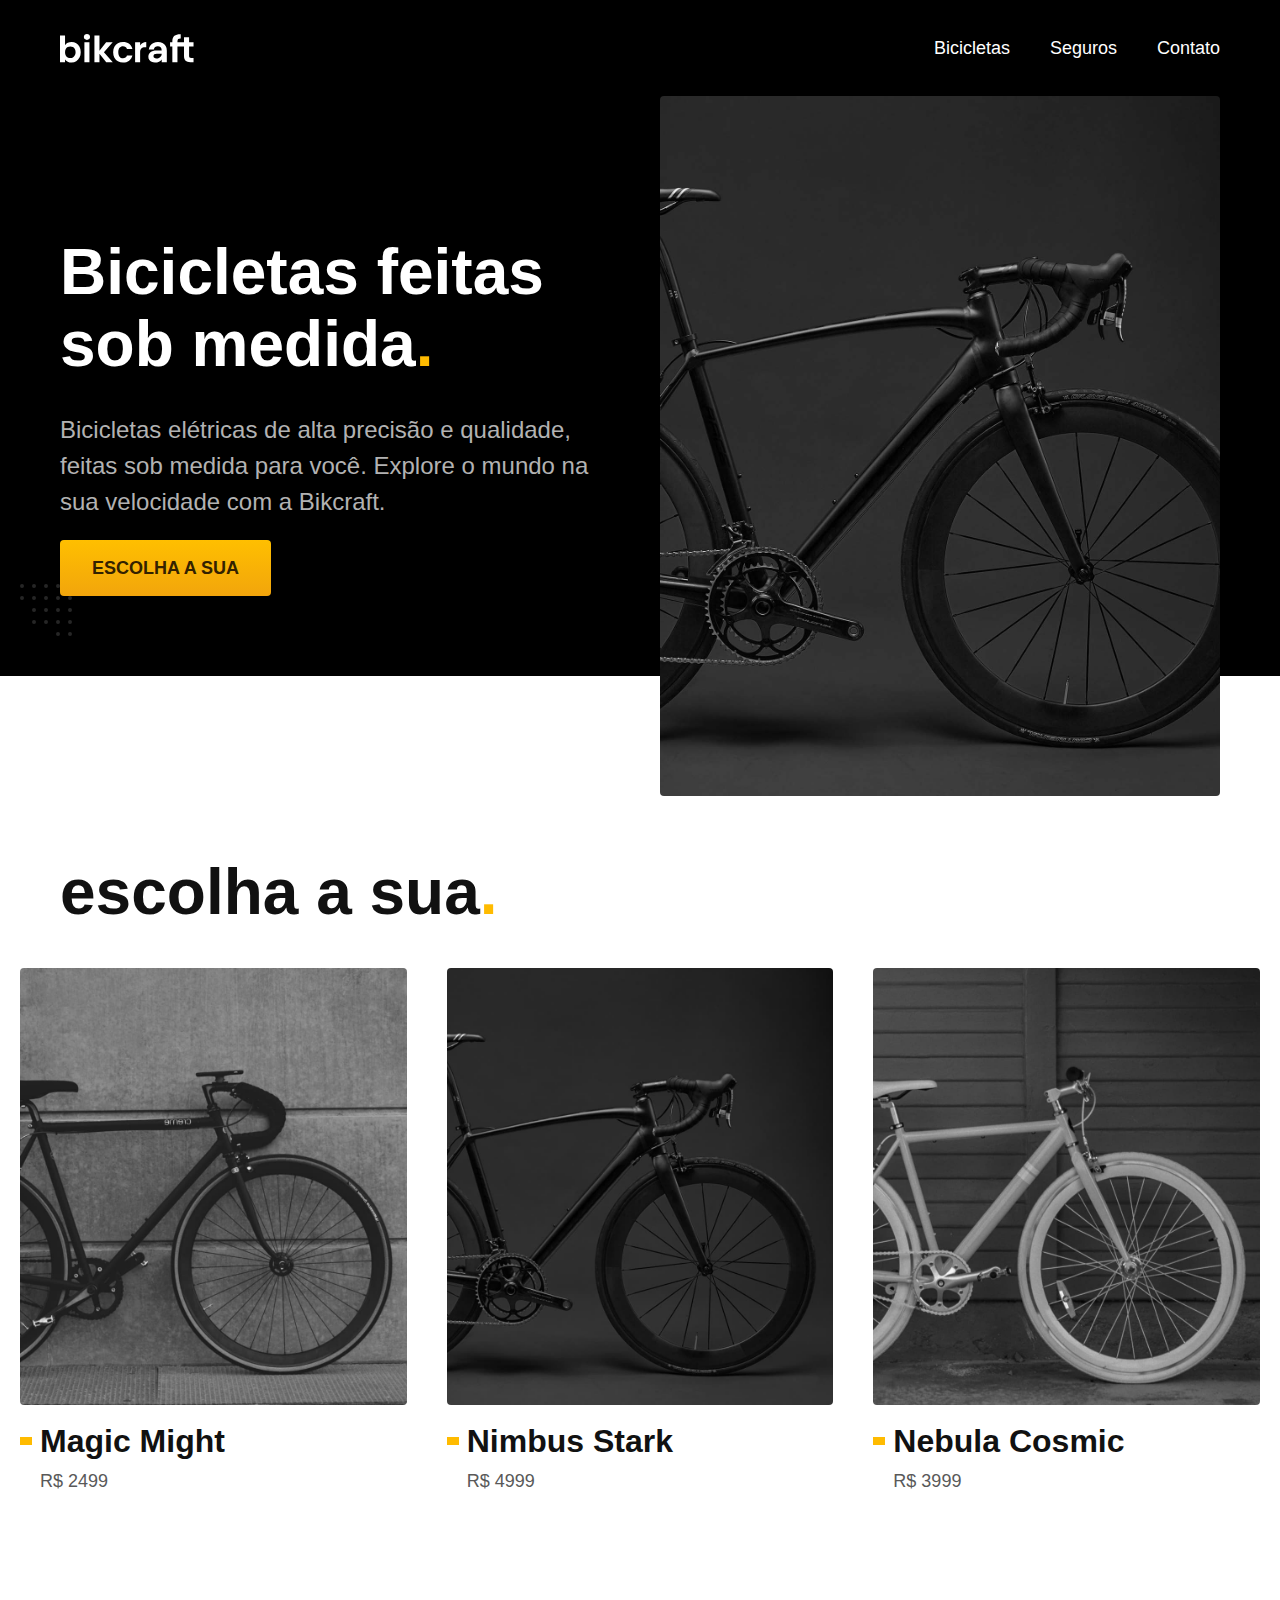
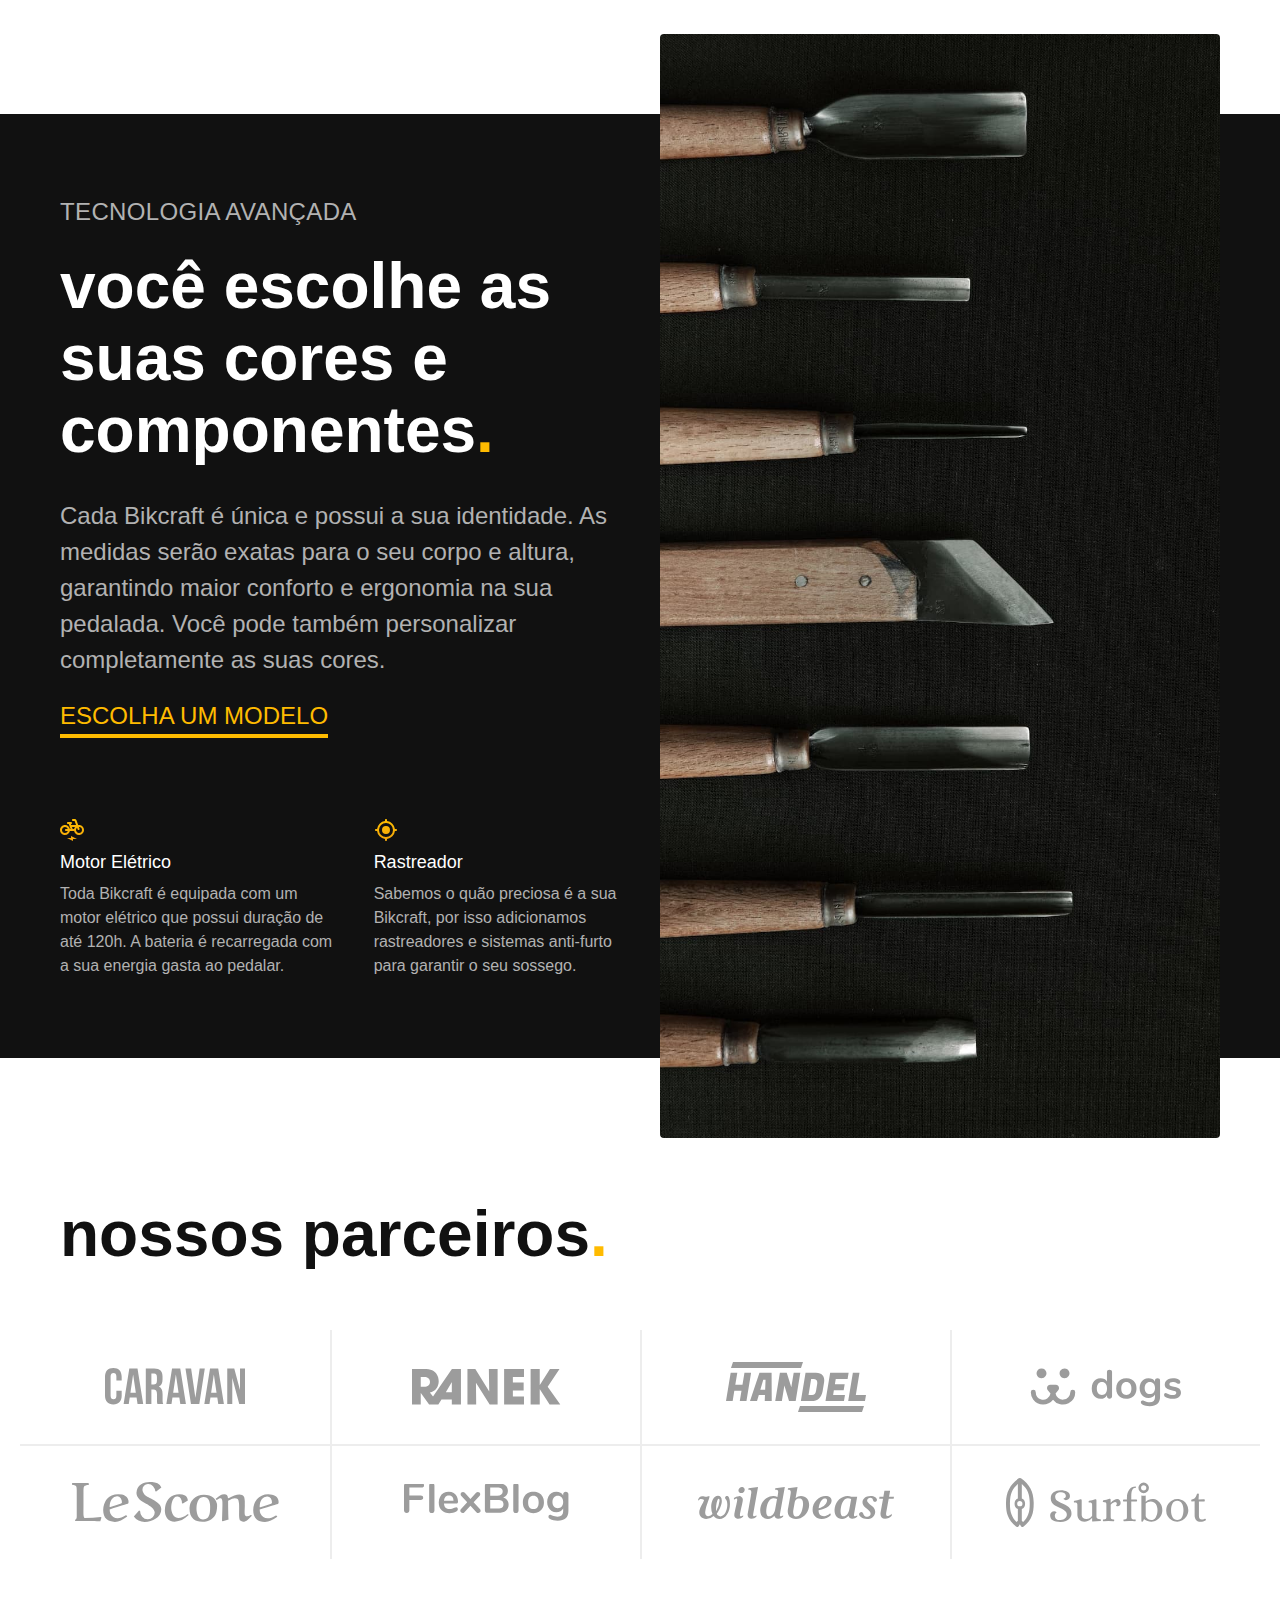
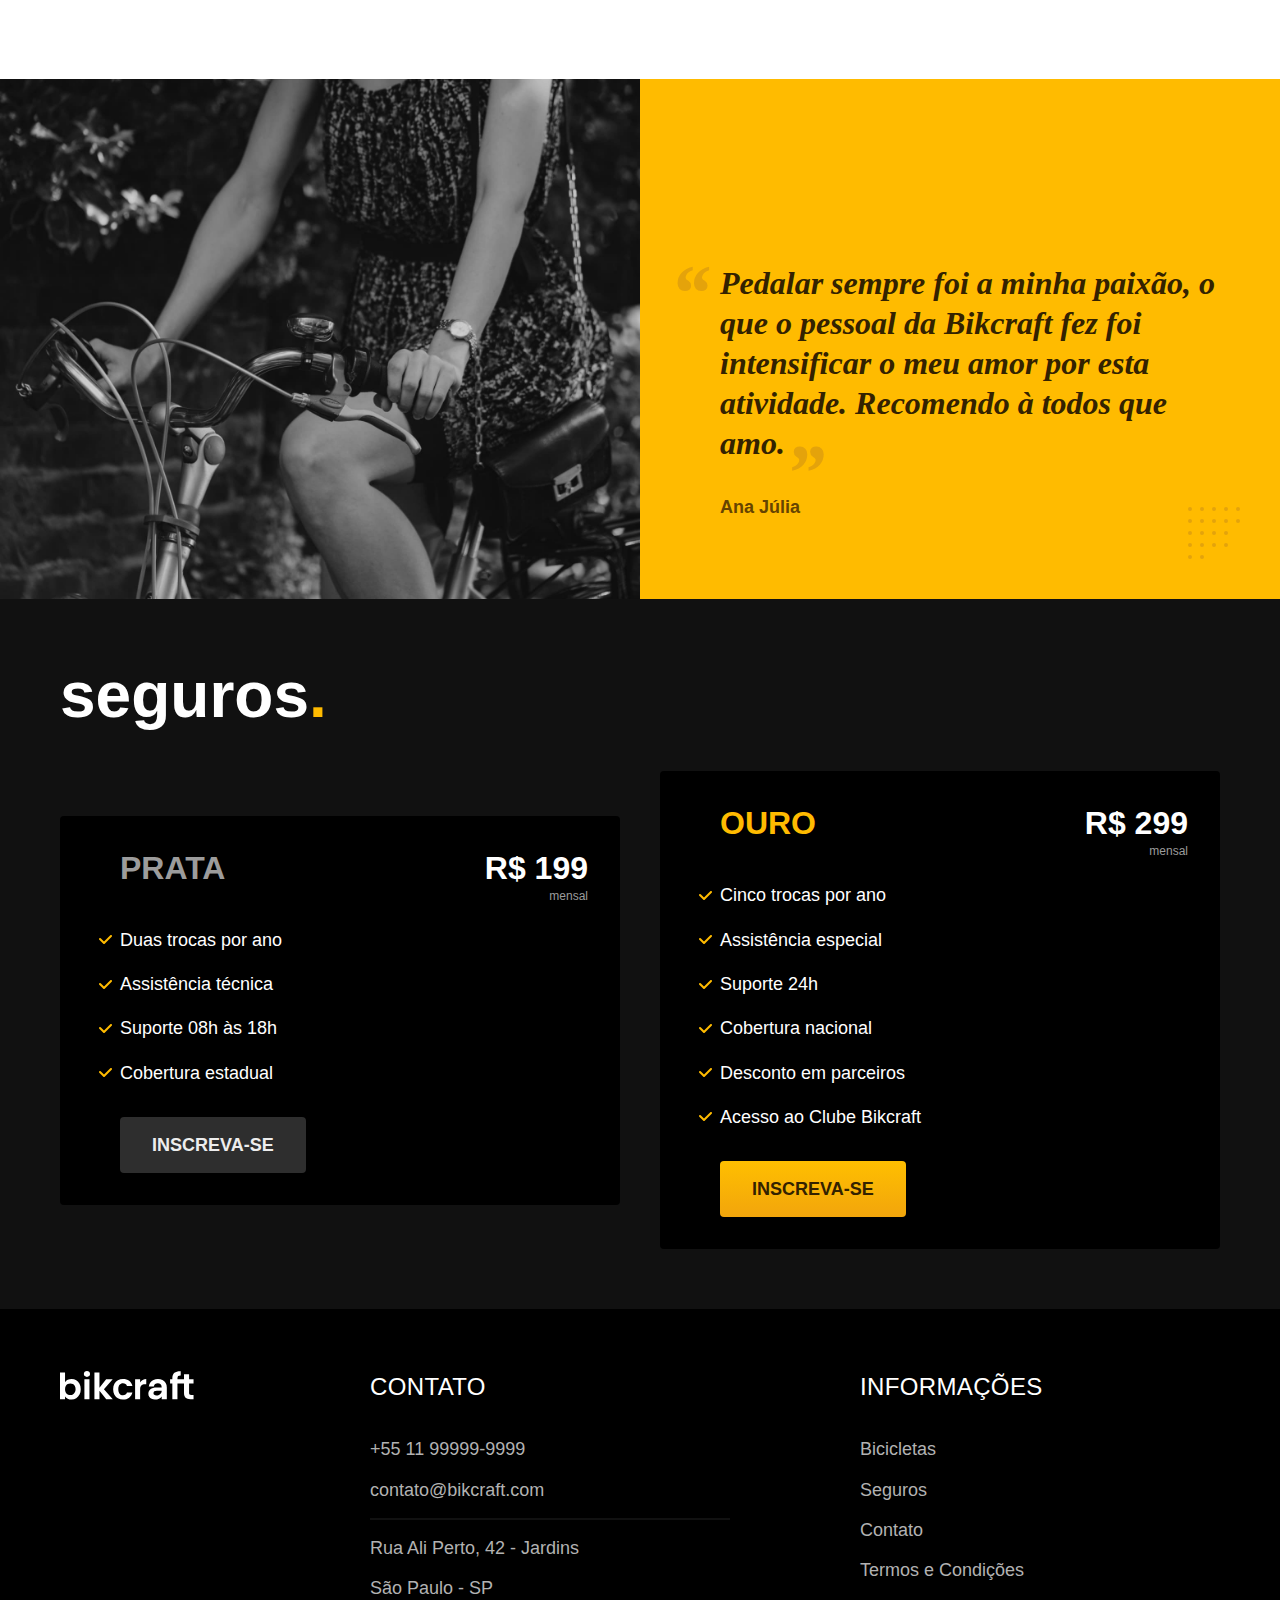
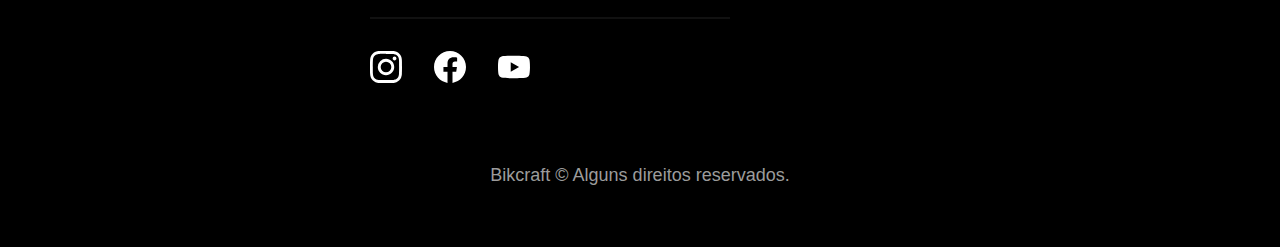
<file: index.html>
<!DOCTYPE html>
<html lang="pt-br">

<head>
  <meta charset="UTF-8">
  <meta name="viewport" content="width=device-width, initial-scale=1.0">

  <title>Bikcraft - Bicicletas Elétricas</title>
  <meta name="description" content="Bicicletas elétricas de alta precisão e qualidade, feitas sob medida para o cliente. Explore o mundo na sua velocidade com a Bikcraft.">

  <link rel="preload" href="./css/style.css" as="style">
  <link rel="stylesheet" href="./css/style.css">
</head>

<body>
  <header class="header-bg">
    <div class="header container">
      <a href="./">
        <img src="./img/bikcraft.svg" width="136" height="32" alt="Bikcraft">
      </a>

      <nav aria-label="primaria">
        <ul class="header-menu font-1-m cor-0">
          <li><a href="./bicicletas.html">Bicicletas</a></li>
          <li><a href="./seguros.html">Seguros</a></li>
          <li><a href="./contato.html">Contato</a></li>
        </ul>
      </nav>
    </div>
  </header>

  <main class="introducao-bg">
    <div class="introducao container">
      <div class="introducao-conteudo">
        <h1 class="font-1-xxl cor-0">Bicicletas feitas sob medida<span class="cor-p1">.</span></h1>
        <p class="font-2-l cor-5">Bicicletas elétricas de alta precisão e qualidade, feitas sob medida para você. Explore o mundo na sua velocidade com a Bikcraft.</p>
        <a class="botao" href="./bicicletas.html">Escolha a sua</a>
      </div>
      <picture>
        <source media="(max-width: 800px)" srcset="./img/bicicletas/nimbus.jpg">
        <img src="./img/fotos/introducao.jpg" width="1280" height="1600" alt="Bicicleta elétrica preta.">
      </picture>
    </div>
  </main>

  <article class="bicicletas-lista">
    <h2 class="container font-1-xxl">escolha a sua<span class="cor-p1">.</span></h2>

    <ul>
      <li>
        <a href="./bicicletas/magic.html">
          <img src="./img/bicicletas/magic-home.jpg" alt="Bicicleta preta" width="920" height="1040">
          <h3 class="font-1-xl">Magic Might</h3>
          <span class="font-2-m cor-8">R$ 2499</span>
        </a>
      </li>
      <li>
        <a href="./bicicletas/nimbus.html">
          <img src="./img/bicicletas/nimbus-home.jpg" alt="Bicicleta preta" width="920" height="1040">
          <h3 class="font-1-xl">Nimbus Stark</h3>
          <span class="font-2-m cor-8">R$ 4999</span>
        </a>
      </li>
      <li>
        <a href="./bicicletas/nebula.html">
          <img src="./img/bicicletas/nebula-home.jpg" alt="Bicicleta preta" width="920" height="1040">
          <h3 class="font-1-xl">Nebula Cosmic</h3>
          <span class="font-2-m cor-8">R$ 3999</span>
        </a>
      </li>
    </ul>
  </article>

  <article class="tecnologia-bg">
    <div class="tecnologia container">
      <div class="tecnologia-conteudo">
        <span class="font-2-l-b cor-5">Tecnologia Avançada</span>
        <h2 class="font-1-xxl cor-0">você escolhe as suas cores e componentes<span class="cor-p1">.</span></h2>
        <p class="font-2-l cor-5">Cada Bikcraft é única e possui a sua identidade. As medidas serão exatas para o seu corpo e altura, garantindo maior conforto e ergonomia na sua pedalada. Você pode também personalizar completamente as suas cores.</p>
        <a class="link" href="./bicicletas.html">Escolha um modelo</a>
        <div class="tecnologia-vantagens">
          <div>
            <img src="./img/icones/eletrica.svg" width="24" height="24" alt="">
            <h3 class="font-1-m cor-0">Motor Elétrico</h3>
            <p class="font-2-s cor-5">Toda Bikcraft é equipada com um motor elétrico que possui duração de até 120h. A bateria é recarregada com a sua energia gasta ao pedalar.</p>
          </div>
          <div>
            <img src="./img/icones/rastreador.svg" width="24" height="24" alt="">
            <h3 class="font-1-m cor-0">Rastreador</h3>
            <p class="font-2-s cor-5">Sabemos o quão preciosa é a sua Bikcraft, por isso adicionamos rastreadores e sistemas anti-furto para garantir o seu sossego.</p>
          </div>
        </div>
      </div>
      <div class="tecnologia-imagem">
        <img src="./img/fotos/tecnologia.jpg" width="1200" height="1920" alt="">
      </div>
    </div>
  </article>

  <section class="parceiros" aria-label="Nossos Parceiros">
    <h2 class="container font-1-xxl">nossos parceiros<span class="cor-p1">.</span></h2>

    <ul>
      <li><img src="./img/parceiros/caravan.svg" alt="Caravan" width="140" height="38"></li>
      <li><img src="./img/parceiros/ranek.svg" alt="Ranek" width="149" height="36"></li>
      <li><img src="./img/parceiros/handel.svg" alt="Handel" width="140" height="50"></li>
      <li><img src="./img/parceiros/dogs.svg" alt="Dogs" width="152" height="39"></li>
      <li><img src="./img/parceiros/lescone.svg" alt="LeScone" width="208" height="41"></li>
      <li><img src="./img/parceiros/flexblog.svg" alt="FlexBlog" width="165" height="38"></li>
      <li><img src="./img/parceiros/wildbeast.svg" alt="Wildbeast" width="196" height="34"></li>
      <li><img src="./img/parceiros/surfbot.svg" alt="Surfbot" width="200" height="49"></li>
    </ul>
  </section>

  <section class="depoimento" aria-label="Depoimento">
    <div>
      <img src="./img/fotos/depoimento.jpg" width="1560" height="1360" alt="Pessoa pedalando uma bicicleta Bikcraft">
    </div>
    <div class="depoimento-conteudo">
      <blockquote class="font-1-xl cor-p5">
        <p>Pedalar sempre foi a minha paixão, o que o pessoal da Bikcraft fez foi intensificar o meu amor por esta atividade. Recomendo à todos que amo.</p>
      </blockquote>
      <span class="font-1-m-b cor-p4">Ana Júlia</span>
    </div>
  </section>

  <article class="seguros-bg">
    <div class="seguros container">
      <h2 class="font-1-xxl cor-0">seguros<span class="cor-p1">.</span></h2>
      <div class="seguros-item">
        <h3 class="font-1-xl cor-6">PRATA</h3>
        <span class="font-1-xl cor-0">R$ 199 <span class="font-1-xs cor-6">mensal</span></span>
        <ul class="font-2-m cor-0">
          <li>Duas trocas por ano</li>
          <li>Assistência técnica</li>
          <li>Suporte 08h às 18h</li>
          <li>Cobertura estadual</li>
        </ul>
        <a class="botao secundario" href="./orcamento.html">Inscreva-se</a>
      </div>

      <div class="seguros-item">
        <h3 class="font-1-xl cor-p1">OURO</h3>
        <span class="font-1-xl cor-0">R$ 299 <span class="font-1-xs cor-6">mensal</span></span>
        <ul class="font-2-m cor-0">
          <li>Cinco trocas por ano</li>
          <li>Assistência especial</li>
          <li>Suporte 24h</li>
          <li>Cobertura nacional</li>
          <li>Desconto em parceiros</li>
          <li>Acesso ao Clube Bikcraft</li>
        </ul>
        <a class="botao" href="./orcamento.html">Inscreva-se</a>
      </div>
    </div>
  </article>

  <footer class="footer-bg">
    <div class="footer container">
      <img src="./img/bikcraft.svg" width="136" height="32" alt="Bikcraft">
      <div class="footer-contato">
        <h3 class="font-2-l-b cor-0">Contato</h3>
        <ul class="font-2-m cor-5">
          <li><a href="tel:+5511999999999">+55 11 99999-9999</a></li>
          <li><a href="mailto:contato@bikcraft.com">contato@bikcraft.com</a></li>
          <li>Rua Ali Perto, 42 - Jardins</li>
          <li>São Paulo - SP</li>
        </ul>
        <div class="footer-redes">
          <a href="./">
            <img src="./img/redes/instagram.svg" width="32" height="32" alt="Instagram">
          </a>
          <a href="./">
            <img src="./img/redes/facebook.svg" width="32" height="32" alt="Facebook">
          </a>
          <a href="./">
            <img src="./img/redes/youtube.svg" width="32" height="32" alt="Youtube">
          </a>
        </div>
      </div>
      <div class="footer-informacoes">
        <h3 class="font-2-l-b cor-0">Informações</h3>
        <nav>
          <ul class="font-1-m cor-5">
            <li><a href="./bicicletas.html">Bicicletas</a></li>
            <li><a href="./seguros.html">Seguros</a></li>
            <li><a href="./contato.html">Contato</a></li>
            <li><a href="./termos.html">Termos e Condições</a></li>
          </ul>
        </nav>
      </div>
      <p class="footer-copy font-2-m cor-6">Bikcraft © Alguns direitos reservados.</p>
    </div>
  </footer>
</body>

</html>
</file>
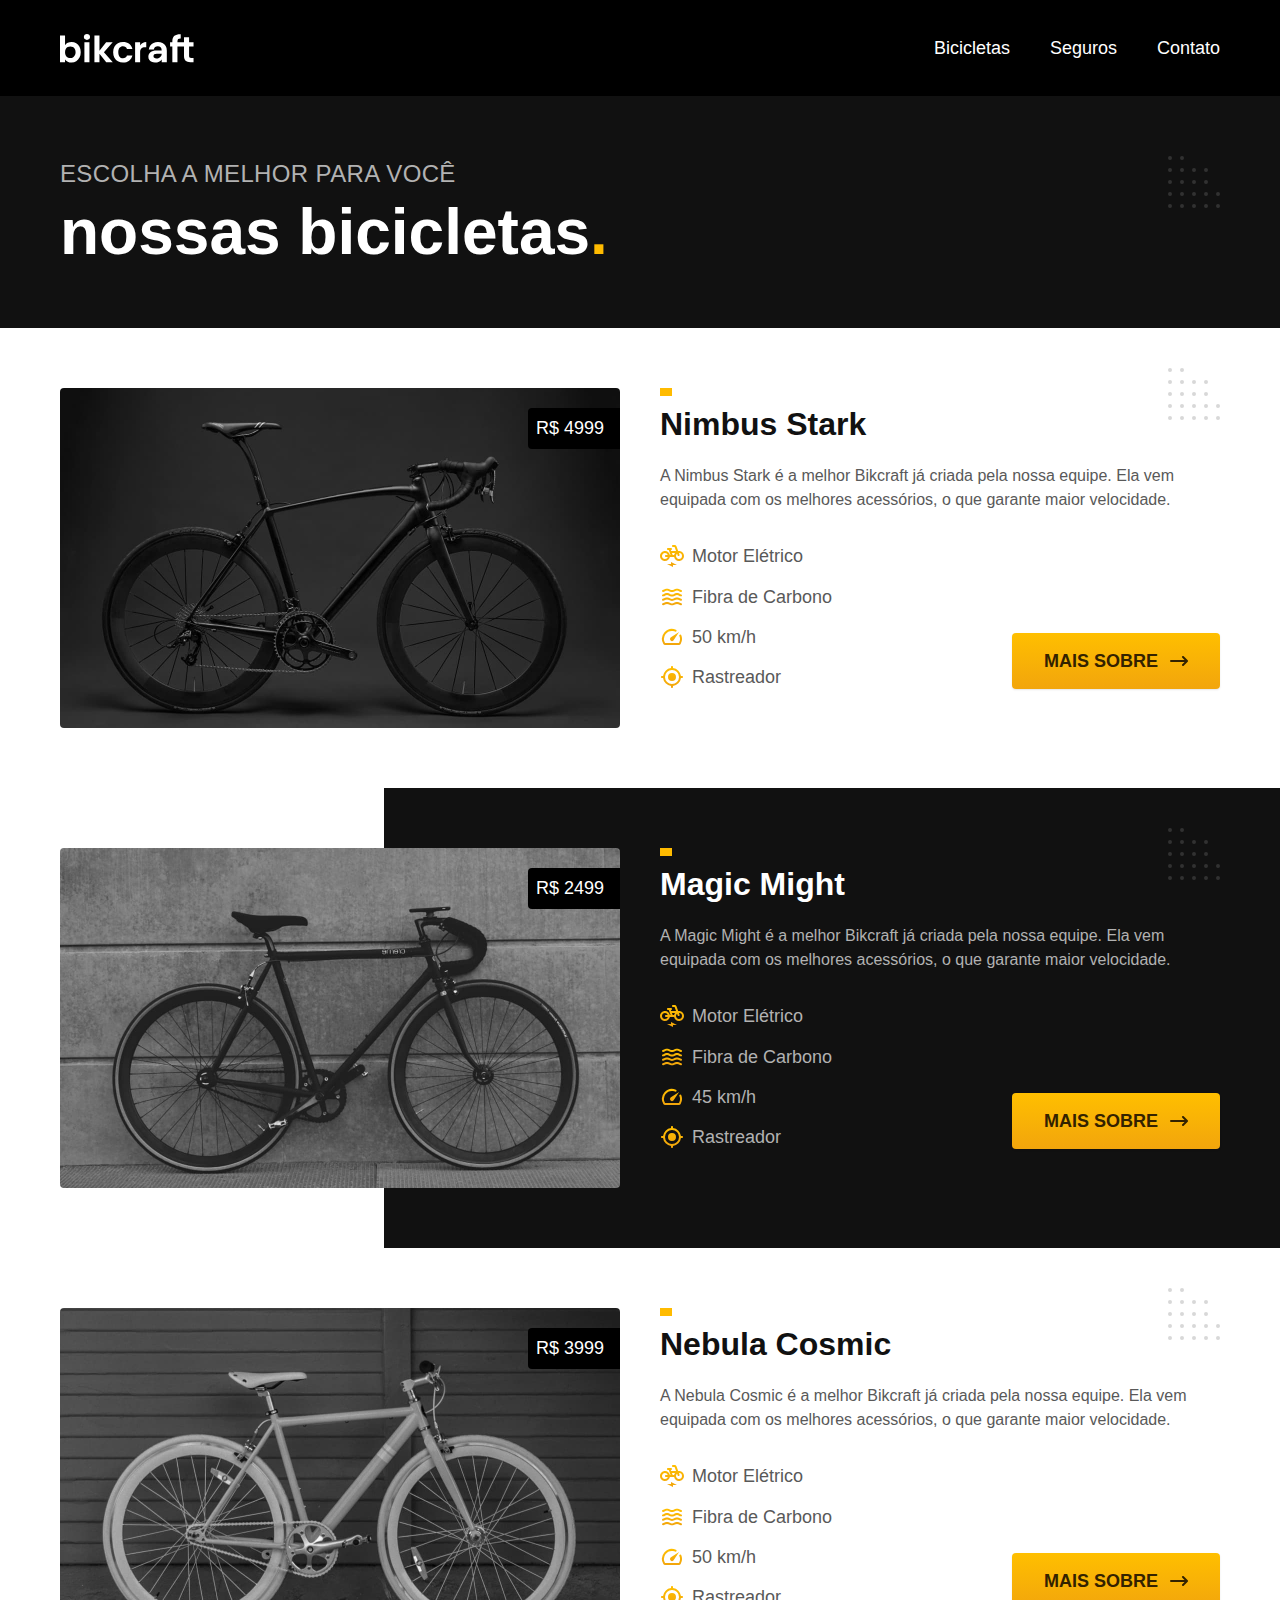
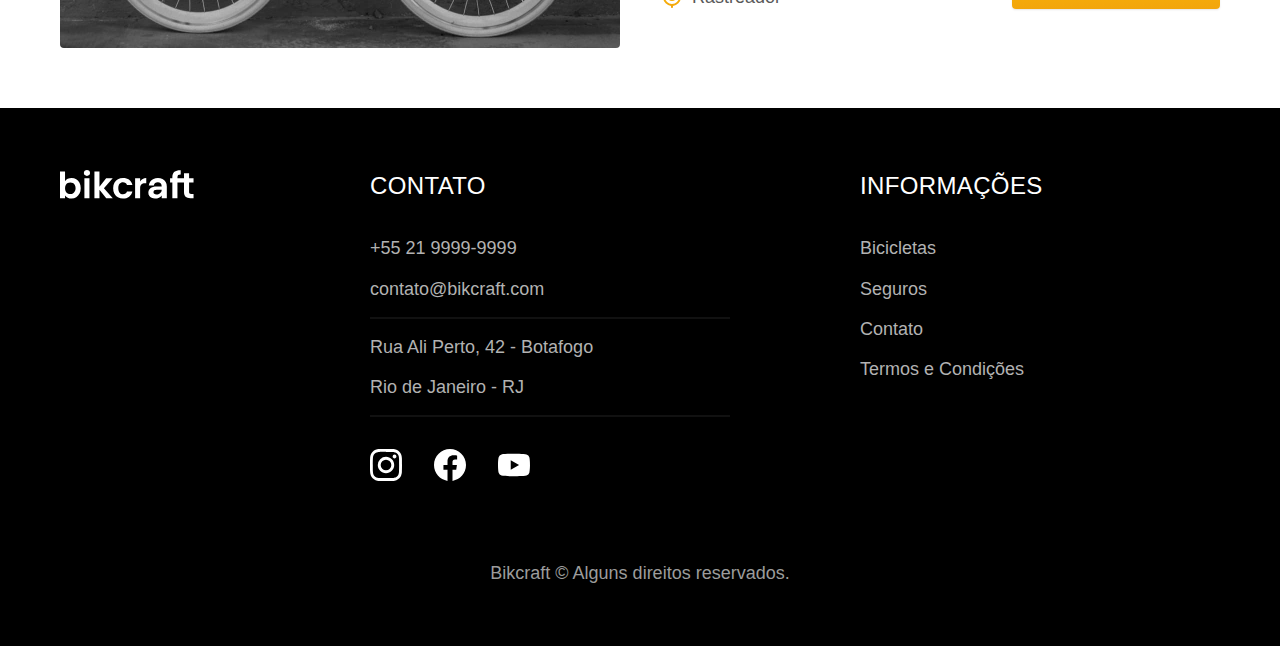
<file: bicicletas.html>
<!DOCTYPE html>
<html lang="pt-br">

<head>
  <meta charset="UTF-8">
  <meta name="viewport" content="width=device-width, initial-scale=1.0">

  <title>Bicicletas | Bikcraft</title>
  <meta name="description" content="Bicicletas">

  <link rel="preload" href="./css/style.css" as="style">
  <link rel="stylesheet" href="./css/style.css">
</head>

<body id="bicicletas">
  <header class="header-bg">
    <div class="header container">
      <a href="./">
        <img src="./img/bikcraft.svg" alt="Bikcraft">
      </a>

      <nav aria-label="primaria">
        <ul class="header-menu font-1-m cor-0">
          <li><a href="./bicicletas.html">Bicicletas</a></li>
          <li><a href="./seguros.html">Seguros</a></li>
          <li><a href="./contato.html">Contato</a></li>
        </ul>
      </nav>
    </div>
  </header>

  <main>
    <div class="titulo-bg">
      <div class="titulo container">
        <p class="font-2-l-b cor-5">Escolha a melhor para você</p>
        <h1 class="font-1-xxl cor-0">nossas bicicletas<span class="cor-p1">.</span></h1>
      </div>
    </div>

    <div class="bicicletas container">
      <div class="bicicletas-imagem">
        <img src="./img/bicicletas/nimbus.jpg" alt="Bicicleta preta">
        <span class="font-2-m cor-0">R$ 4999</span>
      </div>
      <div class="bicicletas-conteudo">
        <h2 class="font-1-xl">Nimbus Stark</h2>
        <p class="font-2-s cor-8">A Nimbus Stark é a melhor Bikcraft já criada pela nossa equipe. Ela vem equipada com os melhores acessórios, o que garante maior velocidade.</p>
        <ul class="font-1-m cor-8">
          <li>
            <img src="./img/icones/eletrica.svg" alt="">
            Motor Elétrico
          </li>
          <li>
            <img src="./img/icones/carbono.svg" alt="">
            Fibra de Carbono
          </li>
          <li>
            <img src="./img/icones/velocidade.svg" alt="">
            50 km/h
          </li>
          <li>
            <img src="./img/icones/rastreador.svg" alt="">
            Rastreador
          </li>
        </ul>
        <a class="botao seta" href="./bicicletas/nimbus.html">Mais Sobre</a>
      </div>
    </div>

    <div class="bicicletas-bg">
      <div class="bicicletas container">
        <div class="bicicletas-imagem">
          <img src="./img/bicicletas/magic.jpg" alt="Bicicleta preta">
          <span class="font-2-m cor-0">R$ 2499</span>
        </div>
        <div class="bicicletas-conteudo">
          <h2 class="font-1-xl cor-0">Magic Might</h2>
          <p class="font-2-s cor-5">A Magic Might é a melhor Bikcraft já criada pela nossa equipe. Ela vem equipada com os melhores acessórios, o que garante maior velocidade.</p>
          <ul class="font-1-m cor-5">
            <li>
              <img src="./img/icones/eletrica.svg" alt="">
              Motor Elétrico
            </li>
            <li>
              <img src="./img/icones/carbono.svg" alt="">
              Fibra de Carbono
            </li>
            <li>
              <img src="./img/icones/velocidade.svg" alt="">
              45 km/h
            </li>
            <li>
              <img src="./img/icones/rastreador.svg" alt="">
              Rastreador
            </li>
          </ul>
          <a class="botao seta" href="./bicicletas/magic.html">Mais Sobre</a>
        </div>
      </div>
    </div>

    <div class="bicicletas container">
      <div class="bicicletas-imagem">
        <img src="./img/bicicletas/nebula.jpg" alt="Bicicleta preta">
        <span class="font-2-m cor-0">R$ 3999</span>
      </div>
      <div class="bicicletas-conteudo">
        <h2 class="font-1-xl">Nebula Cosmic</h2>
        <p class="font-2-s cor-8">A Nebula Cosmic é a melhor Bikcraft já criada pela nossa equipe. Ela vem equipada com os melhores acessórios, o que garante maior velocidade.</p>
        <ul class="font-1-m cor-8">
          <li>
            <img src="./img/icones/eletrica.svg" alt="">
            Motor Elétrico
          </li>
          <li>
            <img src="./img/icones/carbono.svg" alt="">
            Fibra de Carbono
          </li>
          <li>
            <img src="./img/icones/velocidade.svg" alt="">
            50 km/h
          </li>
          <li>
            <img src="./img/icones/rastreador.svg" alt="">
            Rastreador
          </li>
        </ul>
        <a class="botao seta" href="./bicicletas/nebula.html">Mais Sobre</a>
      </div>
    </div>

  </main>

  <footer class="footer-bg">
    <div class="footer container">
      <img src="./img/bikcraft.svg" alt="Bikcraft">
      <div class="footer-contato">
        <h3 class="font-2-l-b cor-0">Contato</h3>
        <ul class="font-2-m cor-5">
          <li><a href="tel:+552199999999">+55 21 9999-9999</a></li>
          <li><a href="mailto:contato@bikcraft.com">contato@bikcraft.com</a></li>
          <li>Rua Ali Perto, 42 - Botafogo</li>
          <li>Rio de Janeiro - RJ</li>
        </ul>
        <div class="footer-redes">
          <a href="./">
            <img src="./img/redes/instagram.svg" alt="Instagram">
          </a>
          <a href="./">
            <img src="./img/redes/facebook.svg" alt="Facebook">
          </a>
          <a href="./">
            <img src="./img/redes/youtube.svg" alt="Youtube">
          </a>
        </div>
      </div>
      <div class="footer-informacoes">
        <h3 class="font-2-l-b cor-0">Informações</h3>
        <nav>
          <ul class="font-1-m cor-5">
            <li><a href="./bicicletas.html">Bicicletas</a></li>
            <li><a href="./seguros.html">Seguros</a></li>
            <li><a href="./contato.html">Contato</a></li>
            <li><a href="./termos.html">Termos e Condições</a></li>
          </ul>
        </nav>
      </div>
      <p class="footer-copy font-2-m cor-6">Bikcraft © Alguns direitos reservados.</p>
    </div>
  </footer>
</body>

</html>
</file>
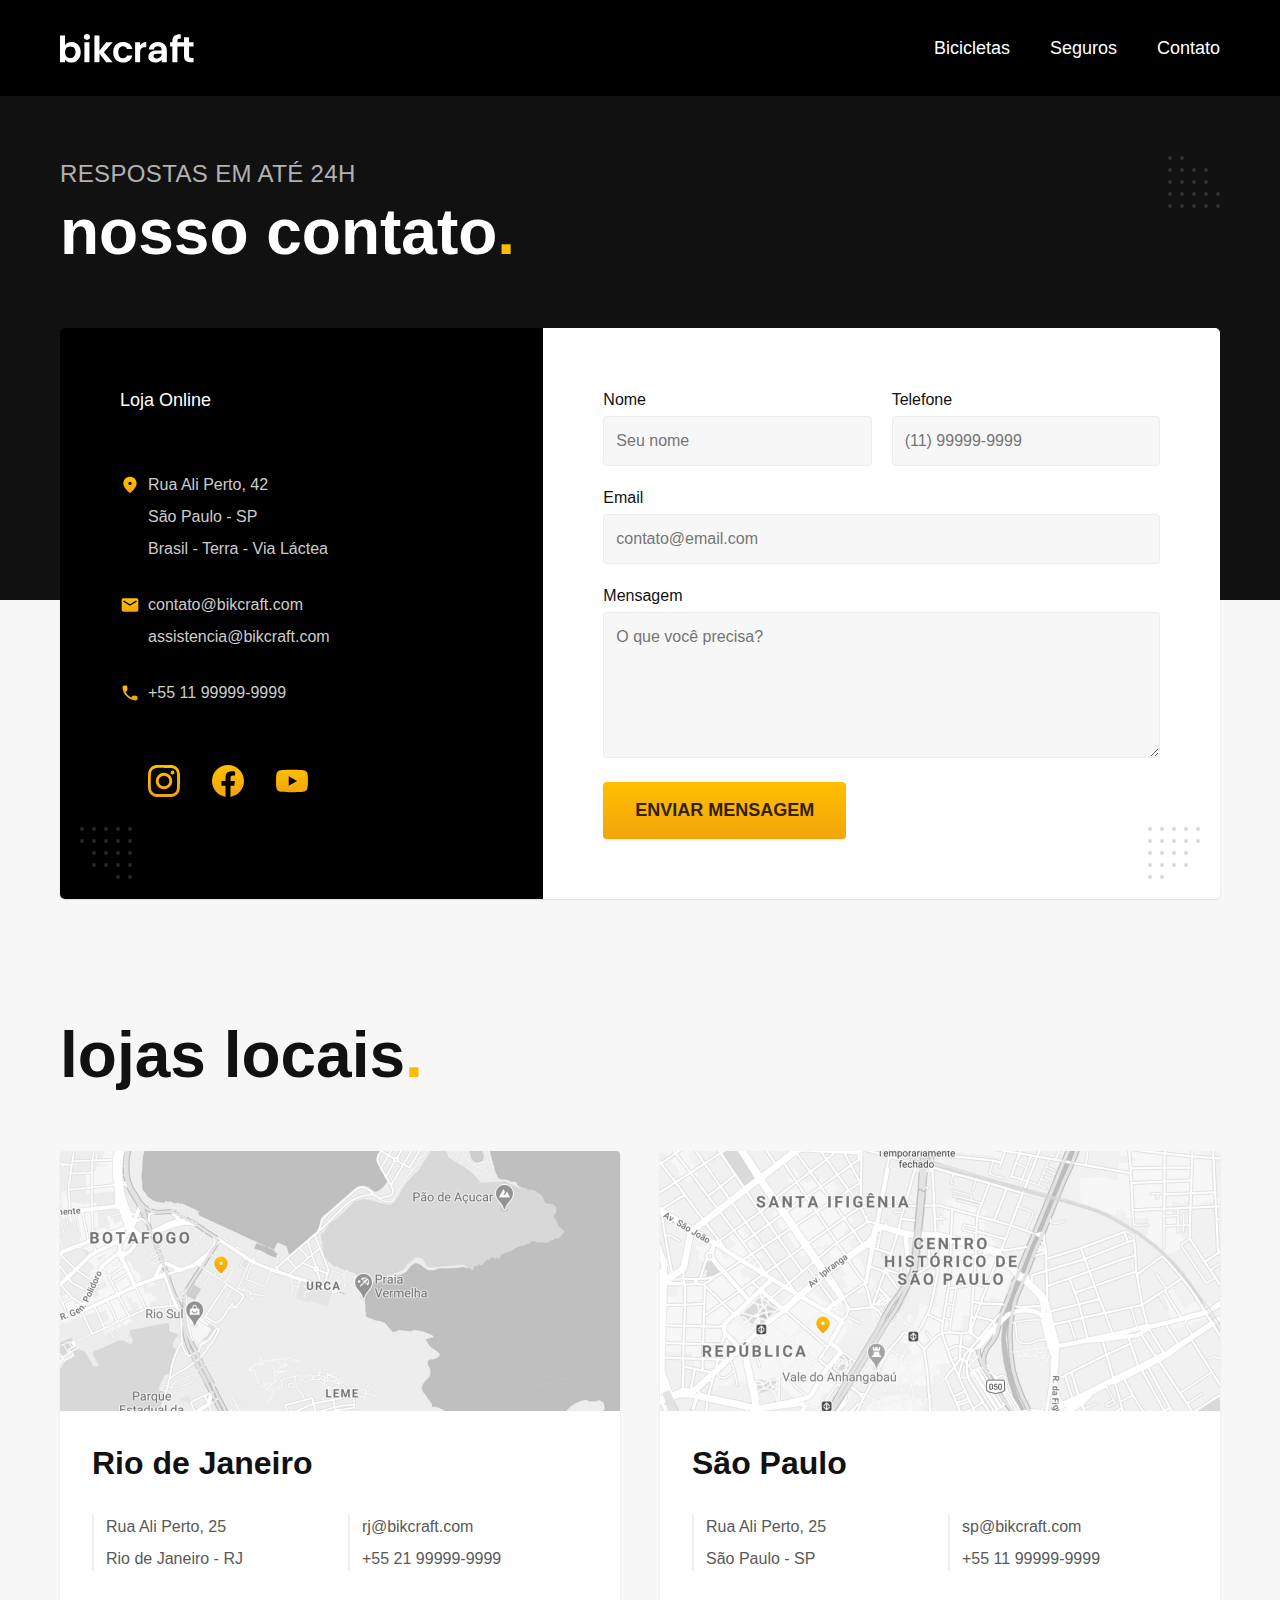
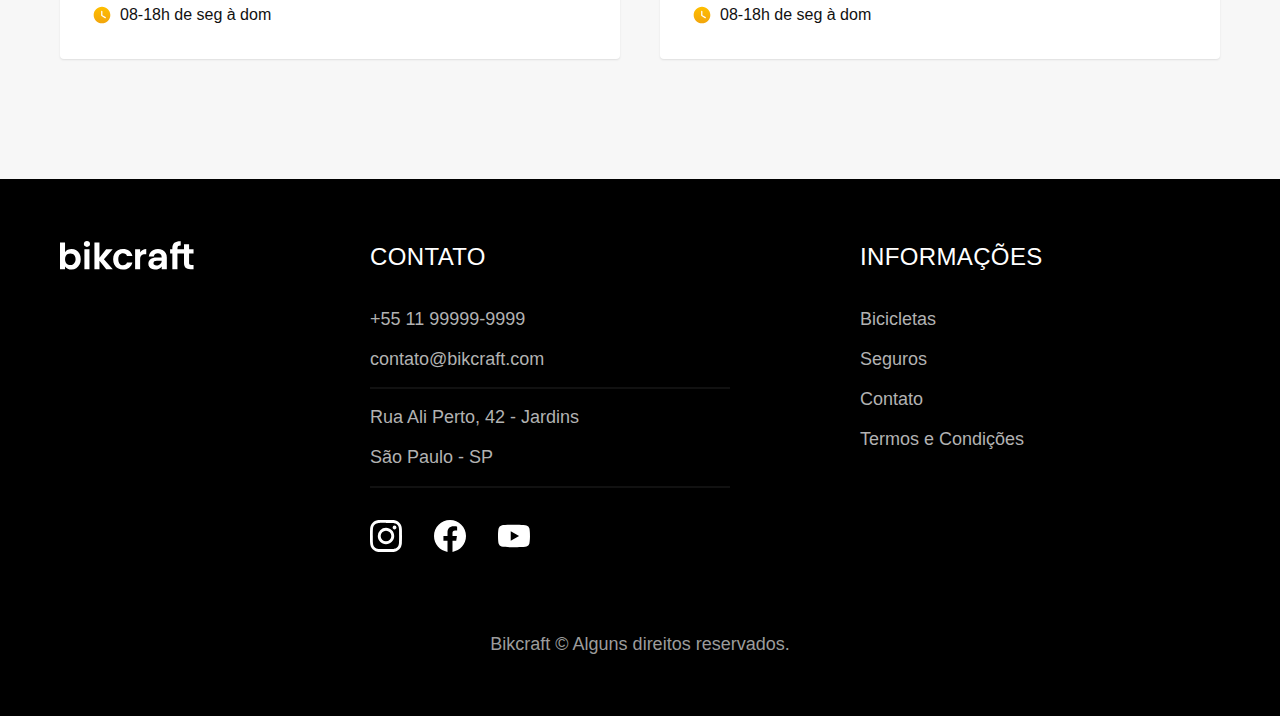
<file: contato.html>
<!DOCTYPE html>
<html lang="pt-br">

<head>
  <meta charset="UTF-8">
  <meta name="viewport" content="width=device-width, initial-scale=1.0">

  <title>Contato | Bikcraft</title>
  <meta name="description" content="Contato.">

  <link rel="preload" href="./css/style.css" as="style">
  <link rel="stylesheet" href="./css/style.css">
</head>

<body id="contato">
  <header class="header-bg">
    <div class="header container">
      <a href="./">
        <img src="./img/bikcraft.svg" alt="Bikcraft">
      </a>

      <nav aria-label="primaria">
        <ul class="header-menu font-1-m cor-0">
          <li><a href="./bicicletas.html">Bicicletas</a></li>
          <li><a href="./seguros.html">Seguros</a></li>
          <li><a href="./contato.html">Contato</a></li>
        </ul>
      </nav>
    </div>
  </header>

  <main>
    <div class="titulo-bg">
      <div class="titulo container">
        <p class="font-2-l-b cor-5">Respostas em até 24h</p>
        <h1 class="font-1-xxl cor-0">nosso contato<span class="cor-p1">.</span></h1>
      </div>
    </div>

    <div class="contato container">
      <section class="contato-dados" aria-label="Endereço">
        <h2 class="font-1-m cor-0">Loja Online</h2>
        <div class="contato-endereco font-2-s cor-4">
          <p>Rua Ali Perto, 42</p>
          <p>São Paulo - SP</p>
          <p>Brasil - Terra - Via Láctea</p>
        </div>
        <address class="contato-meios font-2-s cor-4">
          <a href="mailto:contato@bikcraft.com">contato@bikcraft.com</a>
          <a href="mailto:assistencia@bikcraft.com">assistencia@bikcraft.com</a>
          <a href="tel:+552199999999">+55 11 99999-9999</a>
        </address>
        <div class="contato-redes">
          <a href="./">
            <img src="./img/redes/instagram-p.svg" alt="Instagram">
          </a>
          <a href="./">
            <img src="./img/redes/facebook-p.svg" alt="Facebook">
          </a>
          <a href="./">
            <img src="./img/redes/youtube-p.svg" alt="Youtube">
          </a>
        </div>
      </section>
      <section class="contato-formulario" aria-label="Formulário">
        <form class="form" action="./contato.html">
          <div>
            <label for="nome">Nome</label>
            <input type="text" id="nome" name="nome" placeholder="Seu nome">
          </div>
          <div>
            <label for="telefone">Telefone</label>
            <input type="text" id="telefone" name="telefone" placeholder="(11) 99999-9999">
          </div>
          <div class="col-2">
            <label for="email">Email</label>
            <input type="email" id="email" name="email" placeholder="contato@email.com">
          </div>
          <div class="col-2">
            <label for="mensagem">Mensagem</label>
            <textarea rows="5" id="mensagem" name="mensagem" placeholder="O que você precisa?"></textarea>
          </div>
          <button class="botao col-2">Enviar Mensagem</button>
        </form>
      </section>
    </div>
  </main>

  <article class="lojas container">
    <h2 class="font-1-xxl">lojas locais<span class="cor-p1">.</span></h2>
    <div class="lojas-item">
      <img src="./img/lojas/rj.jpg" alt="mapa marcando o endereço em Rua Ali Perto, 25 - Rio de Janeiro - RJ">
      <div class="lojas-conteudo">
        <h3 class="font-1-xl">Rio de Janeiro</h3>
        <div class="lojas-dados font-2-s cor-8">
          <p>Rua Ali Perto, 25</p>
          <p>Rio de Janeiro - RJ</p>
        </div>
        <div class="lojas-dados font-2-s cor-8">
          <a href="mailto:rj@bikcraft.com">rj@bikcraft.com</a>
          <a href="tel:+5521999999999">+55 21 99999-9999</a>
        </div>
        <p class="lojas-tempo font-1-s"><img src="./img/icones/horario.svg" alt="">08-18h de seg à dom</p>
      </div>
    </div>

    <div class="lojas-item">
      <img src="./img/lojas/sp.jpg" alt="mapa marcando o endereço em Rua Ali Perto, 25 - São Paulo - SP">
      <div class="lojas-conteudo">
        <h3 class="font-1-xl">São Paulo</h3>
        <div class="lojas-dados font-2-s cor-8">
          <p>Rua Ali Perto, 25</p>
          <p>São Paulo - SP</p>
        </div>
        <div class="lojas-dados font-2-s cor-8">
          <a href="mailto:sp@bikcraft.com">sp@bikcraft.com</a>
          <a href="tel:+5511999999999">+55 11 99999-9999</a>
        </div>
        <p class="lojas-tempo font-1-s"><img src="./img/icones/horario.svg" alt="">08-18h de seg à dom</p>
      </div>
    </div>
  </article>

  <footer class="footer-bg">
    <div class="footer container">
      <img src="./img/bikcraft.svg" alt="Bikcraft">
      <div class="footer-contato">
        <h3 class="font-2-l-b cor-0">Contato</h3>
        <ul class="font-2-m cor-5">
          <li><a href="tel:+5511999999999">+55 11 99999-9999</a></li>
          <li><a href="mailto:contato@bikcraft.com">contato@bikcraft.com</a></li>
          <li>Rua Ali Perto, 42 - Jardins</li>
          <li>São Paulo - SP</li>
        </ul>
        <div class="footer-redes">
          <a href="./">
            <img src="./img/redes/instagram.svg" alt="Instagram">
          </a>
          <a href="./">
            <img src="./img/redes/facebook.svg" alt="Facebook">
          </a>
          <a href="./">
            <img src="./img/redes/youtube.svg" alt="Youtube">
          </a>
        </div>
      </div>
      <div class="footer-informacoes">
        <h3 class="font-2-l-b cor-0">Informações</h3>
        <nav>
          <ul class="font-1-m cor-5">
            <li><a href="./bicicletas.html">Bicicletas</a></li>
            <li><a href="./seguros.html">Seguros</a></li>
            <li><a href="./contato.html">Contato</a></li>
            <li><a href="./termos.html">Termos e Condições</a></li>
          </ul>
        </nav>
      </div>
      <p class="footer-copy font-2-m cor-6">Bikcraft © Alguns direitos reservados.</p>
    </div>
  </footer>
</body>

</html>
</file>
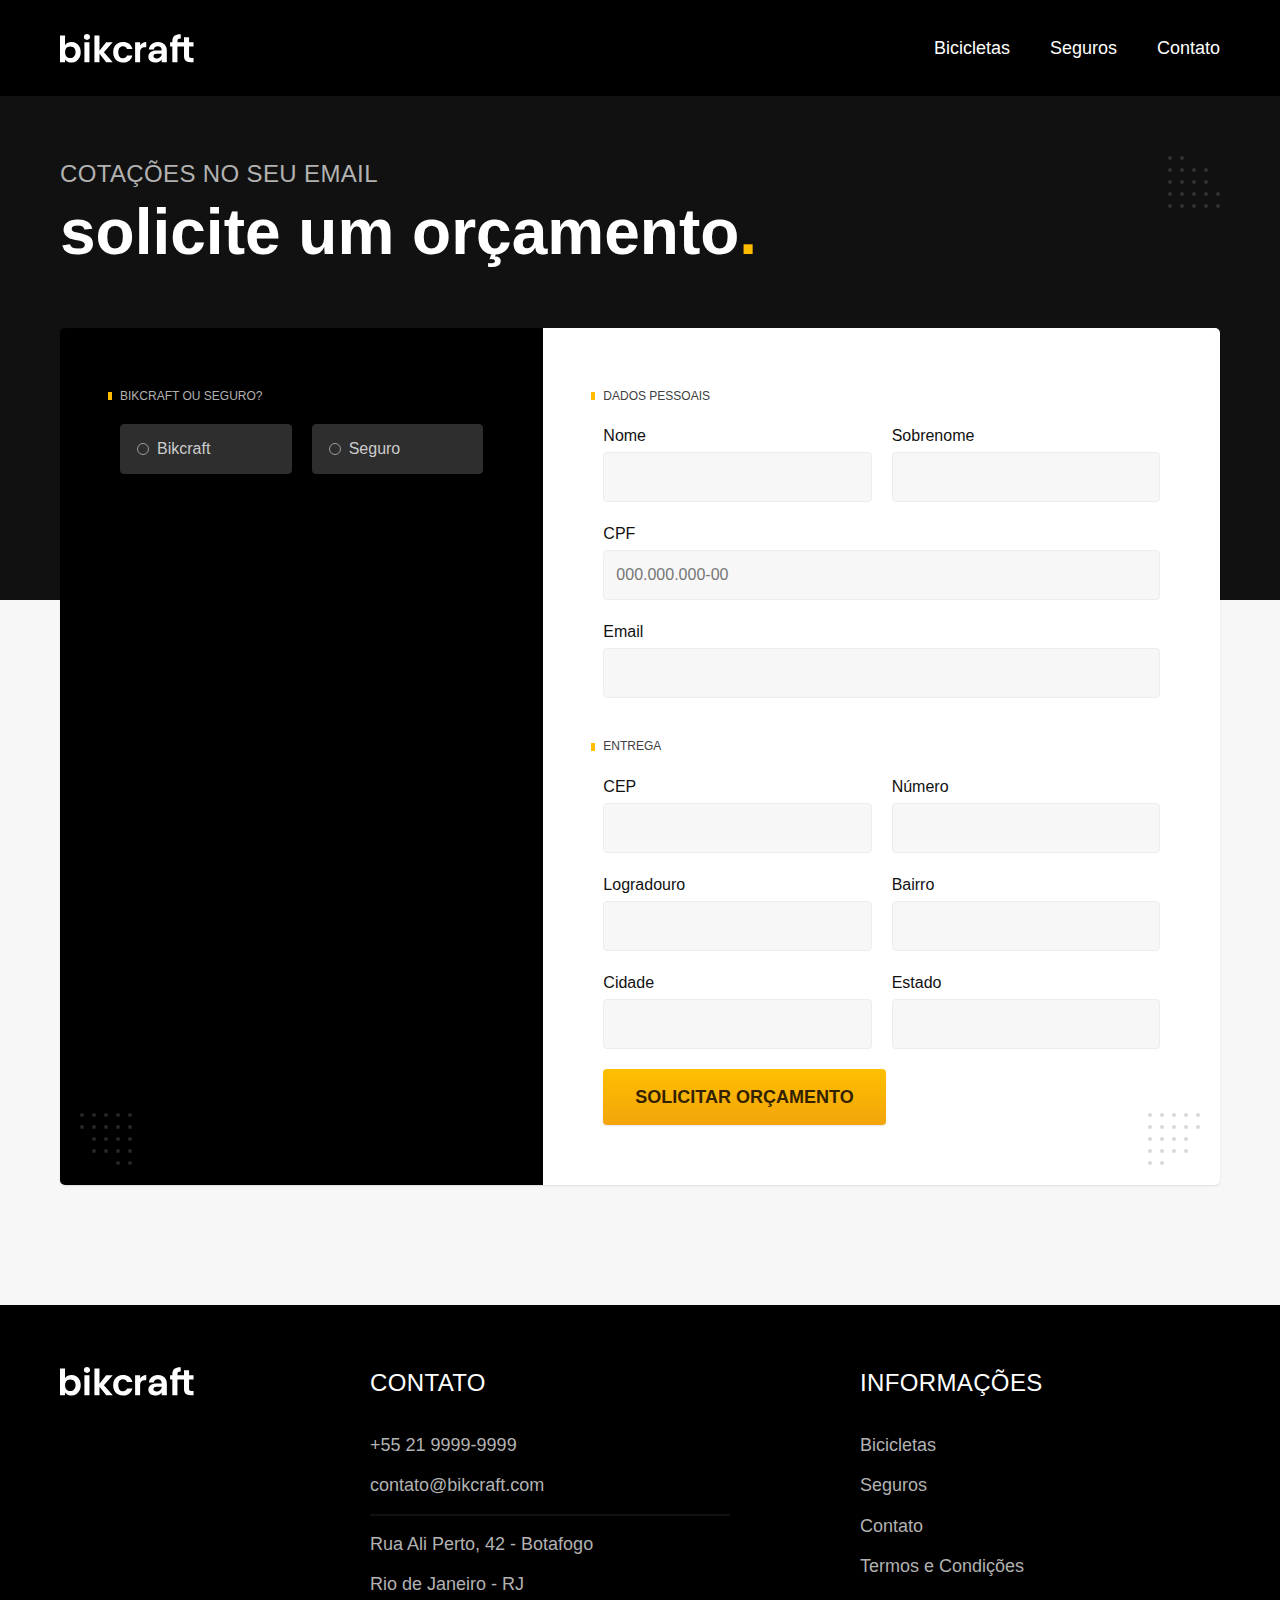
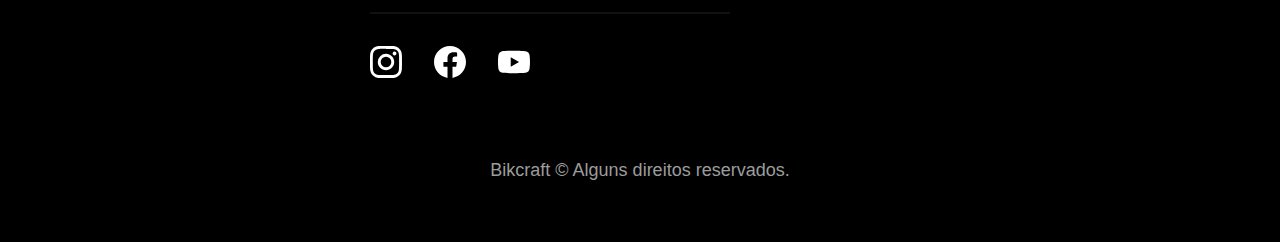
<file: orcamento.html>
<!DOCTYPE html>
<html lang="pt-br">

<head>
  <meta charset="UTF-8">
  <meta name="viewport" content="width=device-width, initial-scale=1.0">

  <title>Orçamento | Bikcraft</title>
  <meta name="description" content="Orçamento.">

  <link rel="preload" href="./css/style.css" as="style">
  <link rel="stylesheet" href="./css/style.css">
</head>

<body id="orcamento">
  <header class="header-bg">
    <div class="header container">
      <a href="./">
        <img src="./img/bikcraft.svg" alt="Bikcraft">
      </a>

      <nav aria-label="primaria">
        <ul class="header-menu font-1-m cor-0">
          <li><a href="./bicicletas.html">Bicicletas</a></li>
          <li><a href="./seguros.html">Seguros</a></li>
          <li><a href="./contato.html">Contato</a></li>
        </ul>
      </nav>
    </div>
  </header>

  <main>
    <div class="titulo-bg">
      <div class="titulo container">
        <p class="font-2-l-b cor-5">Cotações no seu email</p>
        <h1 class="font-1-xxl cor-0">solicite um orçamento<span class="cor-p1">.</span></h1>
      </div>
    </div>

    <form class="orcamento container" action="./orcamento.html">
      <div class="orcamento-produto">
        <h2 class="font-1-xs cor-5">Bikcraft ou Seguro?</h2>

        <input type="radio" name="tipo" value="bikcraft" id="bikcraft">
        <label for="bikcraft">Bikcraft</label>

        <input type="radio" name="tipo" value="seguro" id="seguro">
        <label for="seguro">Seguro</label>

        <div class="orcamento-conteudo" id="orcamento-bikcraft">
          <h2 class="font-1-xs cor-5">Escolha a sua</h2>

          <input type="radio" name="produto" value="nimbus" id="nimbus">
          <label for="nimbus">Nimbus Stark <span>R$ 4999</span></label>
          <div class="orcamento-detalhes">
            <ul class="font-1-xs cor-8">
              <li><img src="./img/icones/eletrica.svg" alt=""> Motor Elétrico</li>
              <li><img src="./img/icones/carbono.svg" alt=""> Fibra de Carbono</li>
              <li><img src="./img/icones/velocidade.svg" alt=""> 50 km/h</li>
              <li><img src="./img/icones/rastreador.svg" alt=""> Rastreador</li>
            </ul>
            <img src="./img/bicicletas/nimbus.jpg" alt="Bicicleta preta">
          </div>

          <input type="radio" name="produto" value="magic" id="magic">
          <label for="magic">Magic Might <span>R$ 2499</span></label>
          <div class="orcamento-detalhes">
            <ul class="font-1-xs cor-8">
              <li><img src="./img/icones/eletrica.svg" alt=""> Motor Elétrico</li>
              <li><img src="./img/icones/carbono.svg" alt=""> Fibra de Carbono</li>
              <li><img src="./img/icones/velocidade.svg" alt=""> 45 km/h</li>
              <li><img src="./img/icones/rastreador.svg" alt=""> Rastreador</li>
            </ul>
            <img src="./img/bicicletas/magic.jpg" alt="Bicicleta preta">
          </div>

          <input type="radio" name="produto" value="nebula" id="nebula">
          <label for="nebula">Nebula Cosmic <span>R$ 3999</span></label>
          <div class="orcamento-detalhes">
            <ul class="font-1-xs cor-8">
              <li><img src="./img/icones/eletrica.svg" alt=""> Motor Elétrico</li>
              <li><img src="./img/icones/carbono.svg" alt=""> Fibra de Carbono</li>
              <li><img src="./img/icones/velocidade.svg" alt=""> 40 km/h</li>
              <li><img src="./img/icones/rastreador.svg" alt=""> Rastreador</li>
            </ul>
            <img src="./img/bicicletas/nebula.jpg" alt="Bicicleta branca">
          </div>

        </div>

        <div class="orcamento-conteudo" id="orcamento-seguro">
          <h2 class="font-1-xs cor-5">Escolha o plano</h2>

          <input type="radio" name="produto" value="prata" id="prata">
          <label for="prata">Prata <span>R$ 199</span></label>

          <input type="radio" name="produto" value="ouro" id="ouro">
          <label for="ouro">Ouro <span>R$ 299</span></label>
        </div>
      </div>
      <div class="orcamento-dados form">
        <h2 class="font-1-xs cor-9 col-2">dados pessoais</h2>
        <div>
          <label for="nome">Nome</label>
          <input type="text" id="nome" name="nome">
        </div>
        <div>
          <label for="sobrenome">Sobrenome</label>
          <input type="text" id="sobrenome" name="sobrenome">
        </div>
        <div class="col-2">
          <label for="cpf">CPF</label>
          <input type="text" id="cpf" name="cpf" placeholder="000.000.000-00">
        </div>
        <div class="col-2">
          <label for="email">Email</label>
          <input type="email" id="email" name="email">
        </div>
        <h2 class="font-1-xs cor-9 col-2">entrega</h2>
        <div>
          <label for="cep">CEP</label>
          <input type="text" id="cep" name="cep">
        </div>
        <div>
          <label for="numero">Número</label>
          <input type="text" id="numero" name="numero">
        </div>
        <div>
          <label for="logradouro">Logradouro</label>
          <input type="text" id="logradouro" name="logradouro">
        </div>
        <div>
          <label for="bairro">Bairro</label>
          <input type="text" id="bairro" name="bairro">
        </div>
        <div>
          <label for="cidade">Cidade</label>
          <input type="text" id="cidade" name="cidade">
        </div>
        <div>
          <label for="estado">Estado</label>
          <input type="text" id="estado" name="estado">
        </div>
        <button class="botao col-2">Solicitar Orçamento</button>
      </div>
    </form>
  </main>

  <footer class="footer-bg">
    <div class="footer container">
      <img src="./img/bikcraft.svg" alt="Bikcraft">
      <div class="footer-contato">
        <h3 class="font-2-l-b cor-0">Contato</h3>
        <ul class="font-2-m cor-5">
          <li><a href="tel:+552199999999">+55 21 9999-9999</a></li>
          <li><a href="mailto:contato@bikcraft.com">contato@bikcraft.com</a></li>
          <li>Rua Ali Perto, 42 - Botafogo</li>
          <li>Rio de Janeiro - RJ</li>
        </ul>
        <div class="footer-redes">
          <a href="./">
            <img src="./img/redes/instagram.svg" alt="Instagram">
          </a>
          <a href="./">
            <img src="./img/redes/facebook.svg" alt="Facebook">
          </a>
          <a href="./">
            <img src="./img/redes/youtube.svg" alt="Youtube">
          </a>
        </div>
      </div>
      <div class="footer-informacoes">
        <h3 class="font-2-l-b cor-0">Informações</h3>
        <nav>
          <ul class="font-1-m cor-5">
            <li><a href="./bicicletas.html">Bicicletas</a></li>
            <li><a href="./seguros.html">Seguros</a></li>
            <li><a href="./contato.html">Contato</a></li>
            <li><a href="./termos.html">Termos e Condições</a></li>
          </ul>
        </nav>
      </div>
      <p class="footer-copy font-2-m cor-6">Bikcraft © Alguns direitos reservados.</p>
    </div>
  </footer>
</body>

</html>
</file>
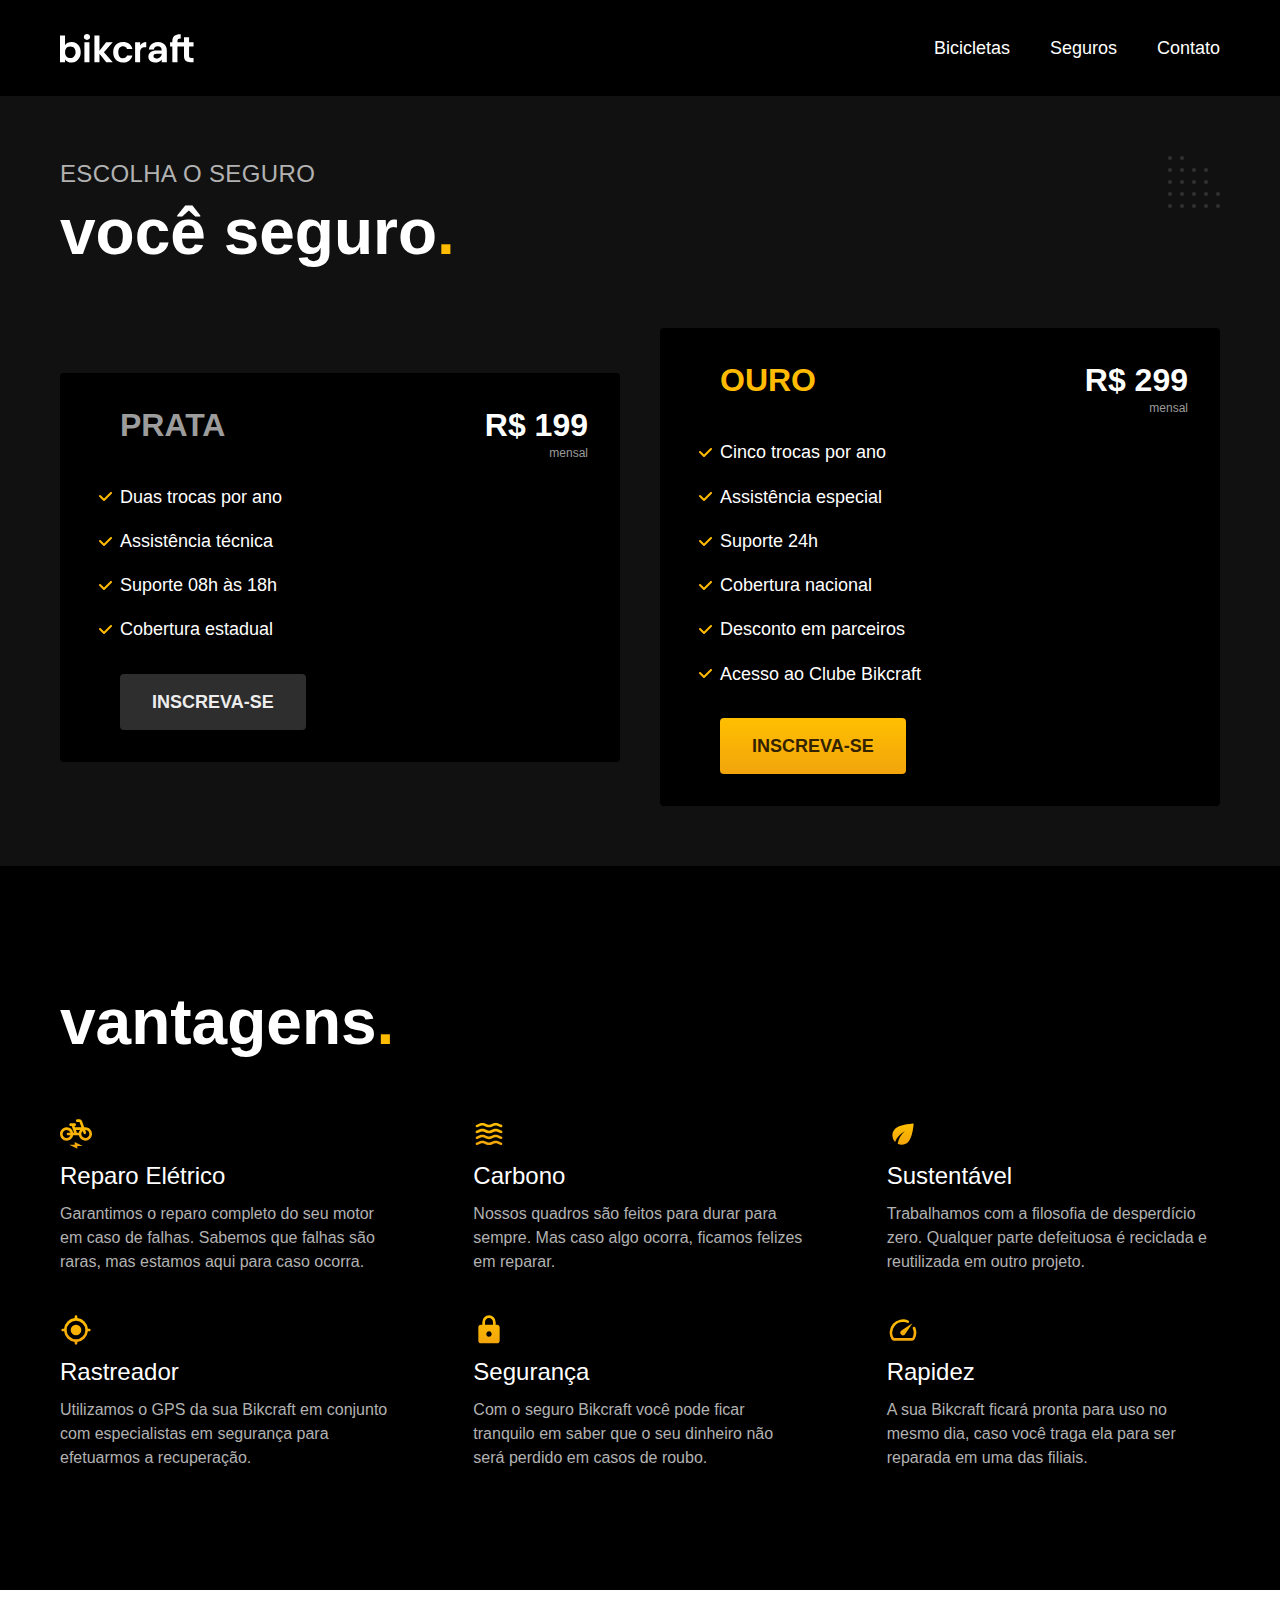
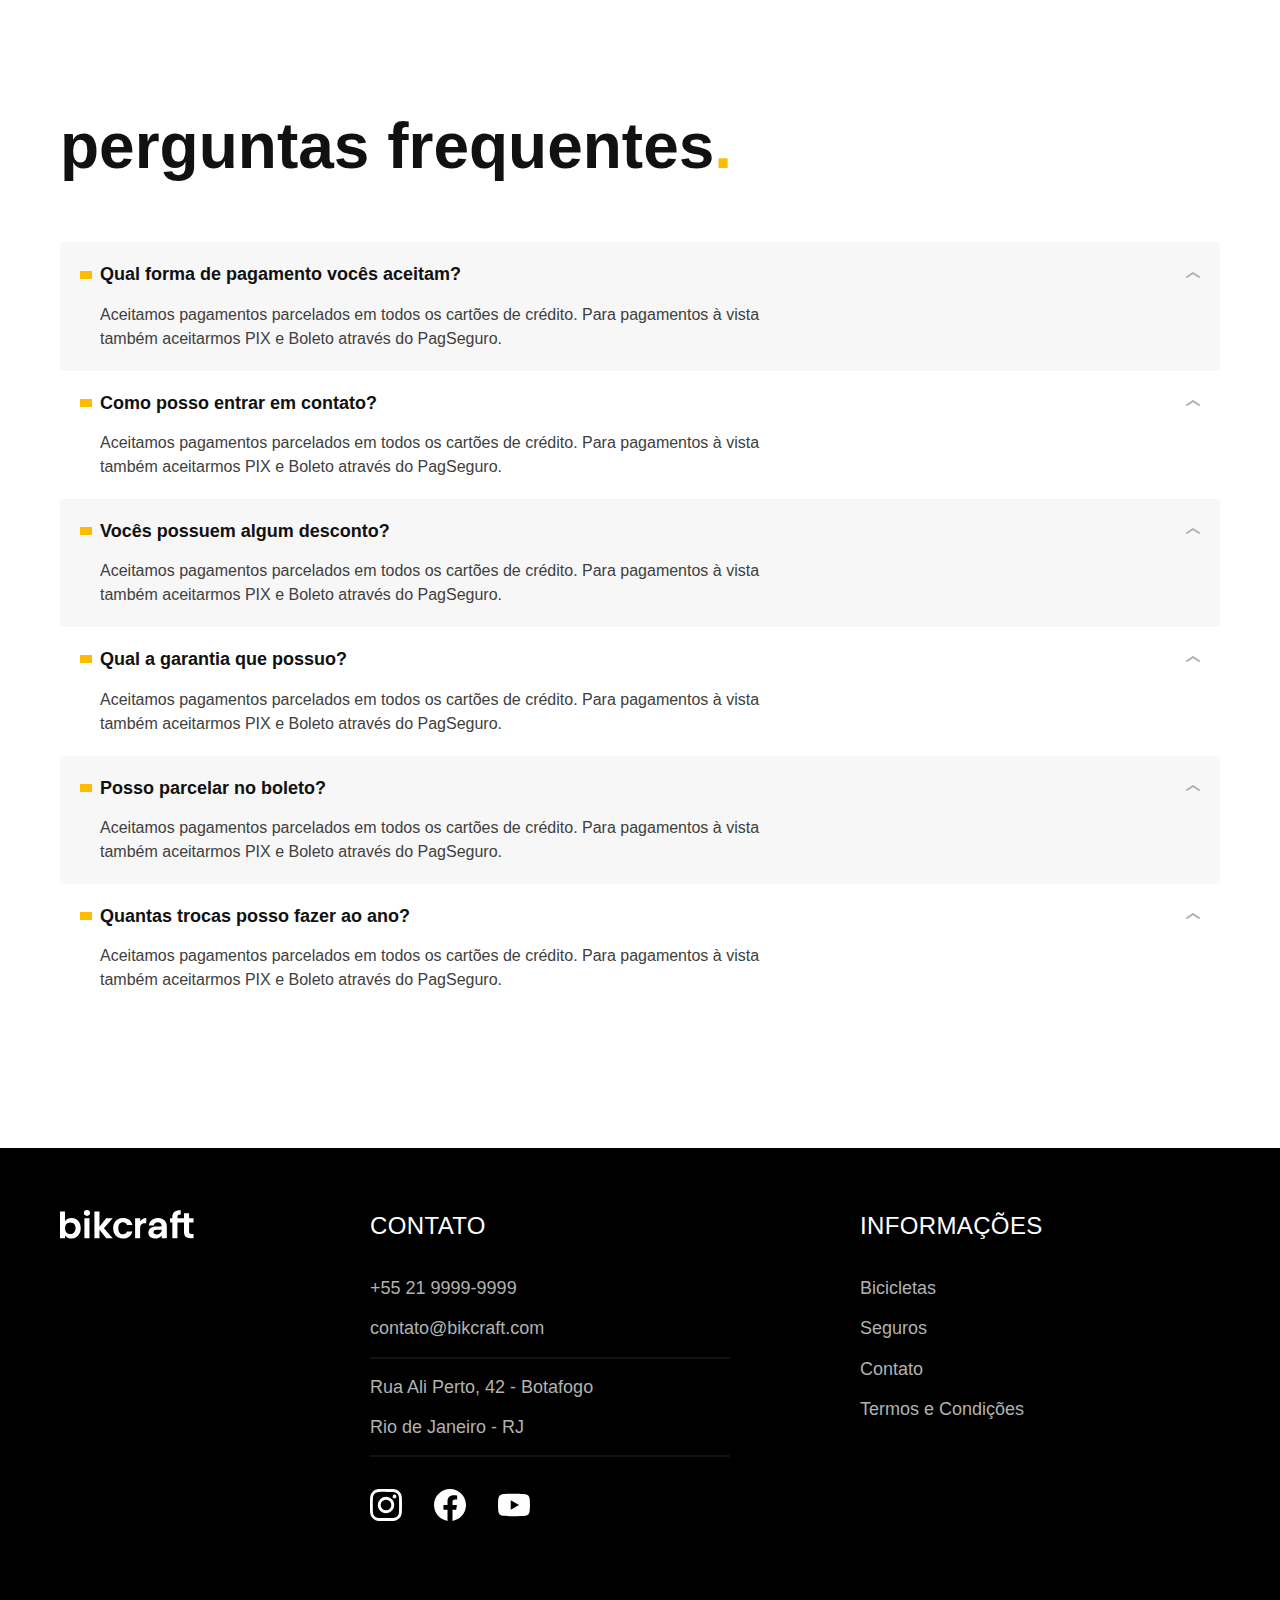
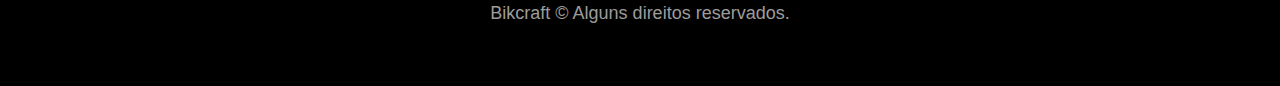
<file: seguros.html>
<!DOCTYPE html>
<html lang="pt-br">

<head>
  <meta charset="UTF-8">
  <meta name="viewport" content="width=device-width, initial-scale=1.0">

  <title>Seguros | Bikcraft</title>
  <meta name="description" content="Seguros.">

  <link rel="preload" href="./css/style.css" as="style">
  <link rel="stylesheet" href="./css/style.css">
</head>

<body id="seguros">
  <header class="header-bg">
    <div class="header container">
      <a href="./">
        <img src="./img/bikcraft.svg" alt="Bikcraft">
      </a>

      <nav aria-label="primaria">
        <ul class="header-menu font-1-m cor-0">
          <li><a href="./bicicletas.html">Bicicletas</a></li>
          <li><a href="./seguros.html">Seguros</a></li>
          <li><a href="./contato.html">Contato</a></li>
        </ul>
      </nav>
    </div>
  </header>

  <main class="seguros-bg">
    <div class="titulo-bg">
      <div class="titulo container">
        <p class="font-2-l-b cor-5">Escolha o seguro</p>
        <h1 class="font-1-xxl cor-0">você seguro<span class="cor-p1">.</span></h1>
      </div>
    </div>

    <div class="seguros container">

      <div class="seguros-item">
        <h3 class="font-1-xl cor-6">PRATA</h3>
        <span class="font-1-xl cor-0">R$ 199 <span class="font-1-xs cor-6">mensal</span></span>
        <ul class="font-2-m cor-0">
          <li>Duas trocas por ano</li>
          <li>Assistência técnica</li>
          <li>Suporte 08h às 18h</li>
          <li>Cobertura estadual</li>
        </ul>
        <a class="botao secundario" href="./orcamento.html">Inscreva-se</a>
      </div>

      <div class="seguros-item">
        <h3 class="font-1-xl cor-p1">OURO</h3>
        <span class="font-1-xl cor-0">R$ 299 <span class="font-1-xs cor-6">mensal</span></span>
        <ul class="font-2-m cor-0">
          <li>Cinco trocas por ano</li>
          <li>Assistência especial</li>
          <li>Suporte 24h</li>
          <li>Cobertura nacional</li>
          <li>Desconto em parceiros</li>
          <li>Acesso ao Clube Bikcraft</li>
        </ul>
        <a class="botao" href="./orcamento.html">Inscreva-se</a>
      </div>
    </div>
  </main>

  <article class="vantagens-bg">
    <div class="vantagens container">
      <h2 class="font-1-xxl cor-0">vantagens<span class="cor-p1">.</span></h2>
      <ul>
        <li>
          <img src="./img/icones/eletrica.svg" alt="">
          <h3 class="font-1-l cor-0">Reparo Elétrico</h3>
          <p class="font-2-s cor-5">Garantimos o reparo completo do seu motor em caso de falhas. Sabemos que falhas são raras, mas estamos aqui para caso ocorra.</p>
        </li>
        <li>
          <img src="./img/icones/carbono.svg" alt="">
          <h3 class="font-1-l cor-0">Carbono</h3>
          <p class="font-2-s cor-5">Nossos quadros são feitos para durar para sempre. Mas caso algo ocorra, ficamos felizes em reparar.</p>
        </li>
        <li>
          <img src="./img/icones/sustentavel.svg" alt="">
          <h3 class="font-1-l cor-0">Sustentável</h3>
          <p class="font-2-s cor-5">Trabalhamos com a filosofia de desperdício zero. Qualquer parte defeituosa é reciclada e reutilizada em outro projeto.</p>
        </li>
        <li>
          <img src="./img/icones/rastreador.svg" alt="">
          <h3 class="font-1-l cor-0">Rastreador</h3>
          <p class="font-2-s cor-5">Utilizamos o GPS da sua Bikcraft em conjunto com especialistas em segurança para efetuarmos a recuperação.</p>
        </li>
        <li>
          <img src="./img/icones/seguro.svg" alt="">
          <h3 class="font-1-l cor-0">Segurança</h3>
          <p class="font-2-s cor-5">Com o seguro Bikcraft você pode ficar tranquilo em saber que o seu dinheiro não será perdido em casos de roubo.</p>
        </li>
        <li>
          <img src="./img/icones/velocidade.svg" alt="">
          <h3 class="font-1-l cor-0">Rapidez</h3>
          <p class="font-2-s cor-5">A sua Bikcraft ficará pronta para uso no mesmo dia, caso você traga ela para ser reparada em uma das filiais.</p>
        </li>
      </ul>
    </div>
  </article>

  <article class="perguntas container">
    <h2 class="font-1-xxl">perguntas frequentes<span class="cor-p1">.</span></h2>

    <dl>
      <div>
        <dt class="font-1-m-b">Qual forma de pagamento vocês aceitam?</dt>
        <dd class="font-2-s cor-9">Aceitamos pagamentos parcelados em todos os cartões de crédito. Para pagamentos à vista também aceitarmos PIX e Boleto através do PagSeguro.</dd>
      </div>
      <div>
        <dt class="font-1-m-b">Como posso entrar em contato?</dt>
        <dd class="font-2-s cor-9">Aceitamos pagamentos parcelados em todos os cartões de crédito. Para pagamentos à vista também aceitarmos PIX e Boleto através do PagSeguro.</dd>
      </div>
      <div>
        <dt class="font-1-m-b">Vocês possuem algum desconto?</dt>
        <dd class="font-2-s cor-9">Aceitamos pagamentos parcelados em todos os cartões de crédito. Para pagamentos à vista também aceitarmos PIX e Boleto através do PagSeguro.</dd>
      </div>
      <div>
        <dt class="font-1-m-b">Qual a garantia que possuo?</dt>
        <dd class="font-2-s cor-9">Aceitamos pagamentos parcelados em todos os cartões de crédito. Para pagamentos à vista também aceitarmos PIX e Boleto através do PagSeguro.</dd>
      </div>
      <div>
        <dt class="font-1-m-b">Posso parcelar no boleto?</dt>
        <dd class="font-2-s cor-9">Aceitamos pagamentos parcelados em todos os cartões de crédito. Para pagamentos à vista também aceitarmos PIX e Boleto através do PagSeguro.</dd>
      </div>
      <div>
        <dt class="font-1-m-b">Quantas trocas posso fazer ao ano?</dt>
        <dd class="font-2-s cor-9">Aceitamos pagamentos parcelados em todos os cartões de crédito. Para pagamentos à vista também aceitarmos PIX e Boleto através do PagSeguro.</dd>
      </div>
    </dl>
  </article>

  <footer class="footer-bg">
    <div class="footer container">
      <img src="./img/bikcraft.svg" alt="Bikcraft">
      <div class="footer-contato">
        <h3 class="font-2-l-b cor-0">Contato</h3>
        <ul class="font-2-m cor-5">
          <li><a href="tel:+552199999999">+55 21 9999-9999</a></li>
          <li><a href="mailto:contato@bikcraft.com">contato@bikcraft.com</a></li>
          <li>Rua Ali Perto, 42 - Botafogo</li>
          <li>Rio de Janeiro - RJ</li>
        </ul>
        <div class="footer-redes">
          <a href="./">
            <img src="./img/redes/instagram.svg" alt="Instagram">
          </a>
          <a href="./">
            <img src="./img/redes/facebook.svg" alt="Facebook">
          </a>
          <a href="./">
            <img src="./img/redes/youtube.svg" alt="Youtube">
          </a>
        </div>
      </div>
      <div class="footer-informacoes">
        <h3 class="font-2-l-b cor-0">Informações</h3>
        <nav>
          <ul class="font-1-m cor-5">
            <li><a href="./bicicletas.html">Bicicletas</a></li>
            <li><a href="./seguros.html">Seguros</a></li>
            <li><a href="./contato.html">Contato</a></li>
            <li><a href="./termos.html">Termos e Condições</a></li>
          </ul>
        </nav>
      </div>
      <p class="footer-copy font-2-m cor-6">Bikcraft © Alguns direitos reservados.</p>
    </div>
  </footer>
</body>

</html>
</file>
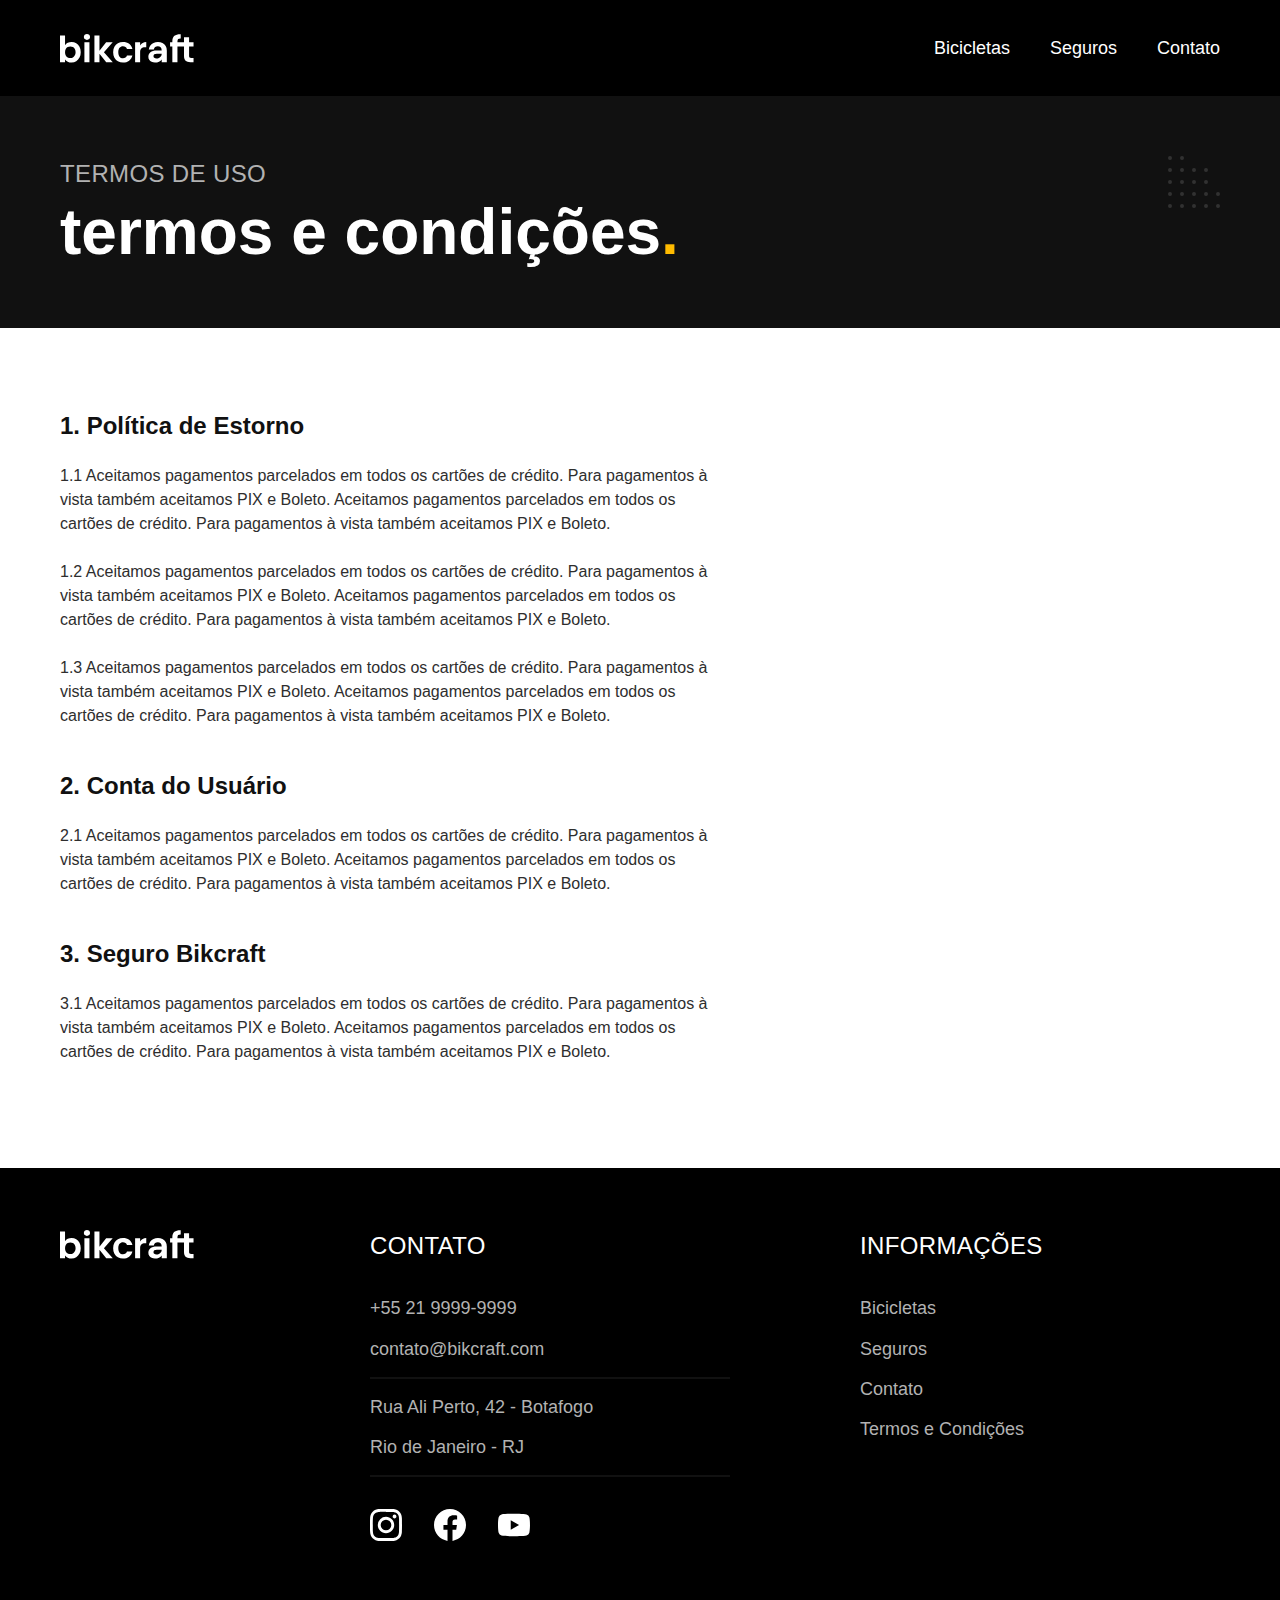
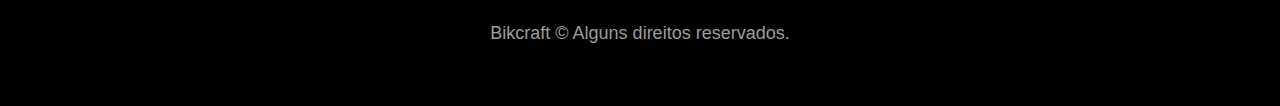
<file: termos.html>
<!DOCTYPE html>
<html lang="pt-br">

<head>
  <meta charset="UTF-8">
  <meta name="viewport" content="width=device-width, initial-scale=1.0">

  <title>Termos e Condições | Bikcraft</title>
  <meta name="description" content="Termos e condições.">

  <link rel="preload" href="./css/style.css" as="style">
  <link rel="stylesheet" href="./css/style.css">
</head>

<body id="termos">
  <header class="header-bg">
    <div class="header container">
      <a href="./">
        <img src="./img/bikcraft.svg" alt="Bikcraft">
      </a>

      <nav aria-label="primaria">
        <ul class="header-menu font-1-m cor-0">
          <li><a href="./bicicletas.html">Bicicletas</a></li>
          <li><a href="./seguros.html">Seguros</a></li>
          <li><a href="./contato.html">Contato</a></li>
        </ul>
      </nav>
    </div>
  </header>

  <main>
    <div class="titulo-bg">
      <div class="titulo container">
        <p class="font-2-l-b cor-5">Termos de uso</p>
        <h1 class="font-1-xxl cor-0">termos e condições<span class="cor-p1">.</span></h1>
      </div>
    </div>

    <div class="termos font-2-s cor-10 container">
      <h2 class="font-1-l cor-11">1. Política de Estorno</h2>
      <p>1.1 Aceitamos pagamentos parcelados em todos os cartões de crédito. Para pagamentos à vista também aceitamos PIX e Boleto. Aceitamos pagamentos parcelados em todos os cartões de crédito. Para pagamentos à vista também aceitamos PIX e Boleto.</p>
      <p>1.2 Aceitamos pagamentos parcelados em todos os cartões de crédito. Para pagamentos à vista também aceitamos PIX e Boleto. Aceitamos pagamentos parcelados em todos os cartões de crédito. Para pagamentos à vista também aceitamos PIX e Boleto.</p>
      <p>1.3 Aceitamos pagamentos parcelados em todos os cartões de crédito. Para pagamentos à vista também aceitamos PIX e Boleto. Aceitamos pagamentos parcelados em todos os cartões de crédito. Para pagamentos à vista também aceitamos PIX e Boleto.</p>
      <h2 class="font-1-l cor-11">2. Conta do Usuário</h2>
      <p>2.1 Aceitamos pagamentos parcelados em todos os cartões de crédito. Para pagamentos à vista também aceitamos PIX e Boleto. Aceitamos pagamentos parcelados em todos os cartões de crédito. Para pagamentos à vista também aceitamos PIX e Boleto.</p>
      <h2 class="font-1-l cor-11">3. Seguro Bikcraft</h2>
      <p>3.1 Aceitamos pagamentos parcelados em todos os cartões de crédito. Para pagamentos à vista também aceitamos PIX e Boleto. Aceitamos pagamentos parcelados em todos os cartões de crédito. Para pagamentos à vista também aceitamos PIX e Boleto.</p>
    </div>
  </main>

  <footer class="footer-bg">
    <div class="footer container">
      <img src="./img/bikcraft.svg" alt="Bikcraft">
      <div class="footer-contato">
        <h3 class="font-2-l-b cor-0">Contato</h3>
        <ul class="font-2-m cor-5">
          <li><a href="tel:+552199999999">+55 21 9999-9999</a></li>
          <li><a href="mailto:contato@bikcraft.com">contato@bikcraft.com</a></li>
          <li>Rua Ali Perto, 42 - Botafogo</li>
          <li>Rio de Janeiro - RJ</li>
        </ul>
        <div class="footer-redes">
          <a href="./">
            <img src="./img/redes/instagram.svg" alt="Instagram">
          </a>
          <a href="./">
            <img src="./img/redes/facebook.svg" alt="Facebook">
          </a>
          <a href="./">
            <img src="./img/redes/youtube.svg" alt="Youtube">
          </a>
        </div>
      </div>
      <div class="footer-informacoes">
        <h3 class="font-2-l-b cor-0">Informações</h3>
        <nav>
          <ul class="font-1-m cor-5">
            <li><a href="./bicicletas.html">Bicicletas</a></li>
            <li><a href="./seguros.html">Seguros</a></li>
            <li><a href="./contato.html">Contato</a></li>
            <li><a href="./termos.html">Termos e Condições</a></li>
          </ul>
        </nav>
      </div>
      <p class="footer-copy font-2-m cor-6">Bikcraft © Alguns direitos reservados.</p>
    </div>
  </footer>
</body>

</html>
</file>
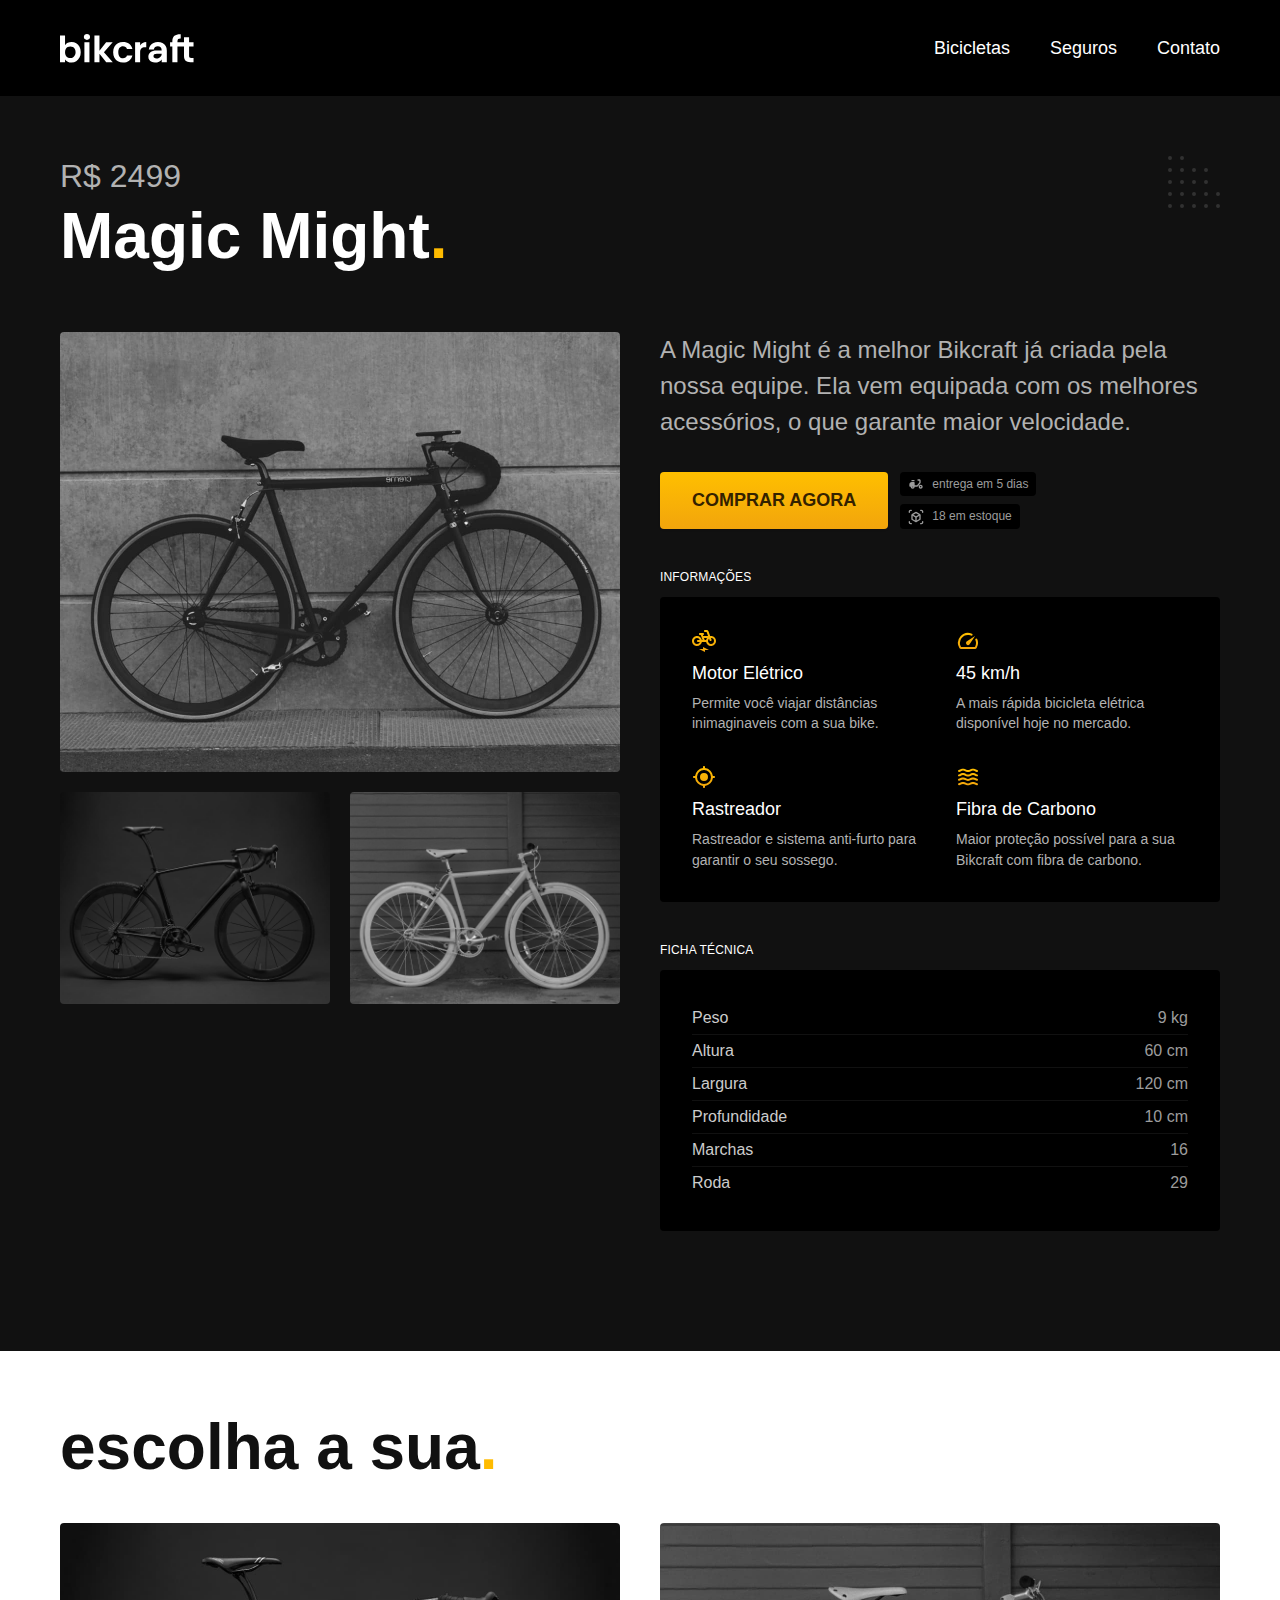
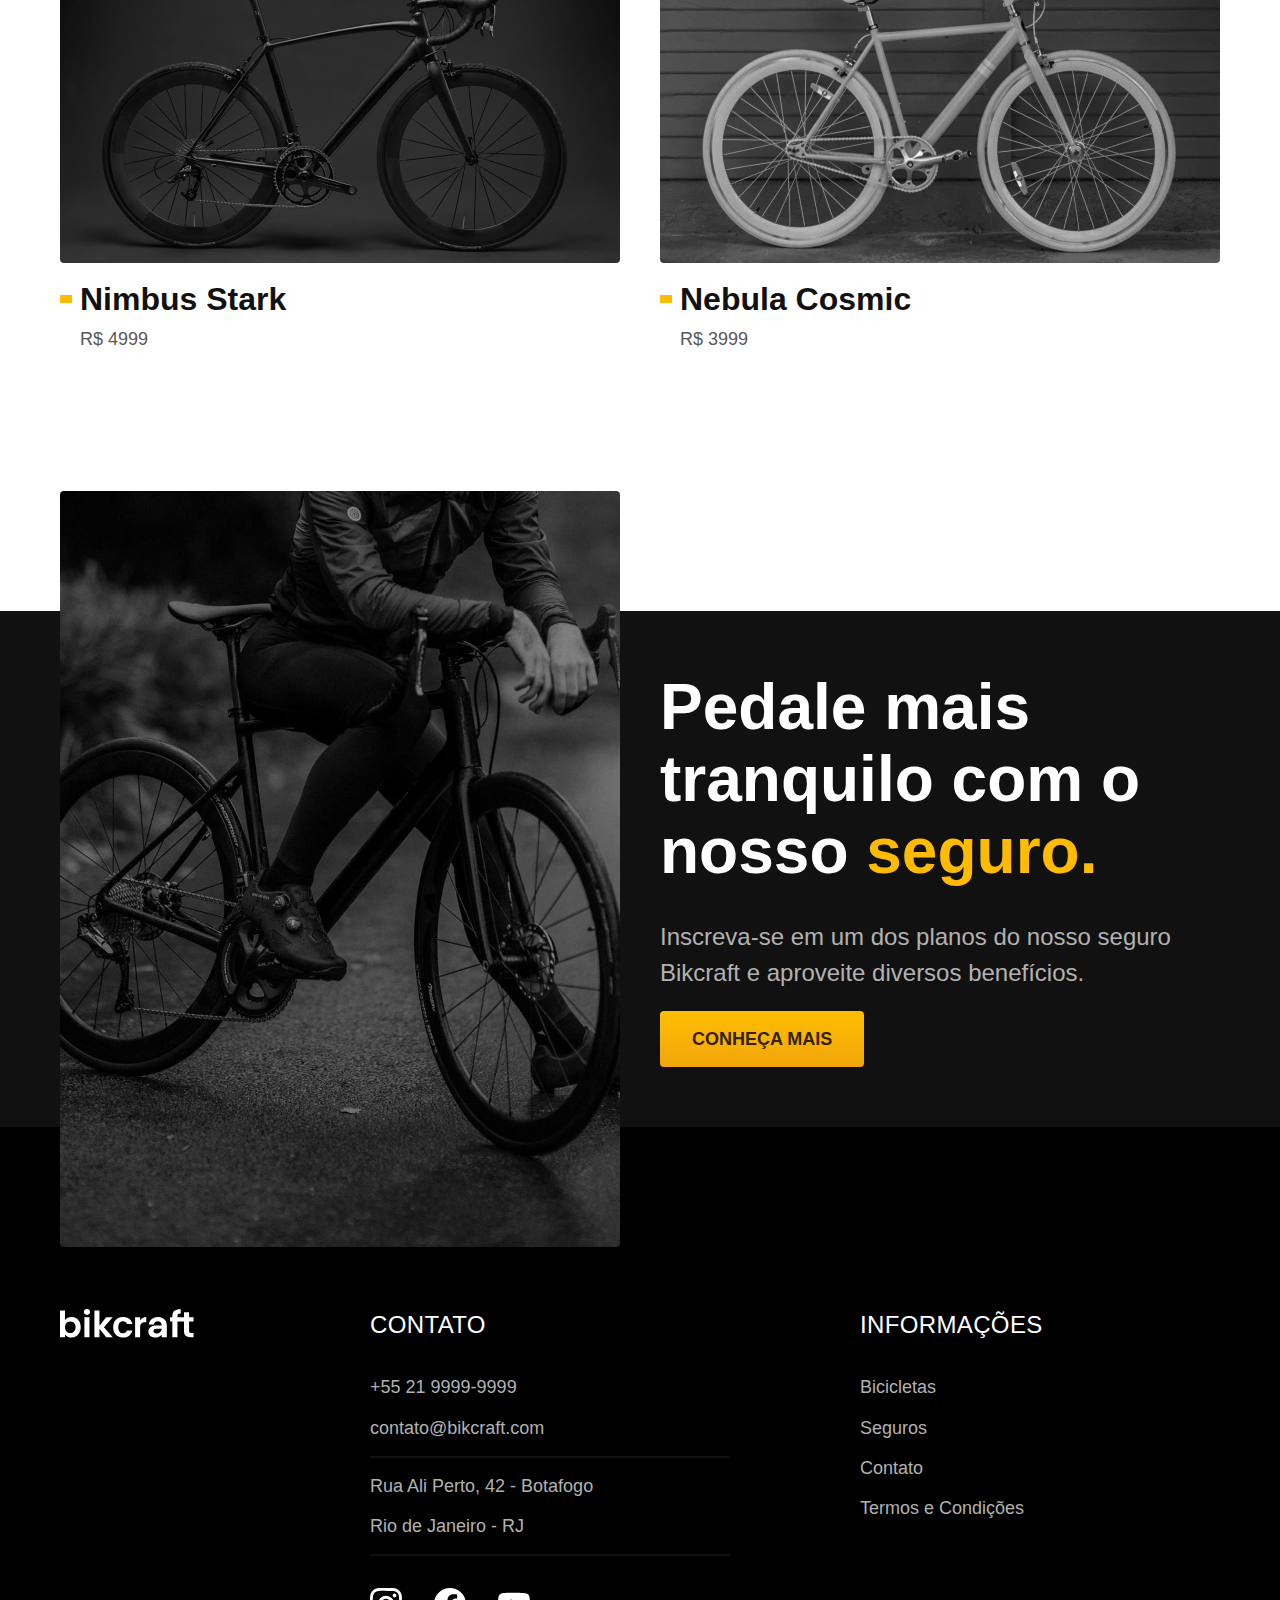
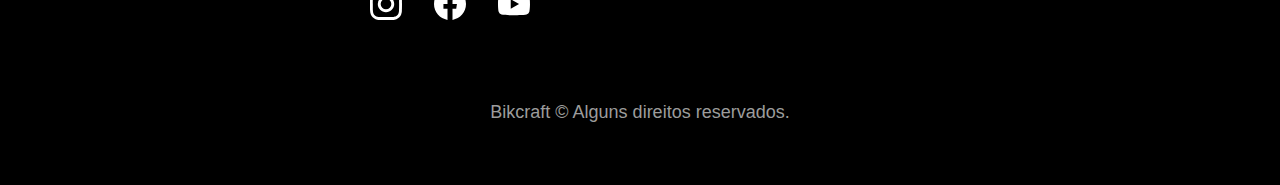
<file: bicicletas/magic.html>
<!DOCTYPE html>
<html lang="pt-br">

<head>
  <meta charset="UTF-8">
  <meta name="viewport" content="width=device-width, initial-scale=1.0">

  <title>Magic | Bikcraft</title>
  <meta name="description" content="Magic.">

  <link rel="preload" href="../css/style.css" as="style">
  <link rel="stylesheet" href="../css/style.css">
</head>

<body id="bicicleta">
  <header class="header-bg">
    <div class="header container">
      <a href="../">
        <img src="../img/bikcraft.svg" alt="Bikcraft">
      </a>

      <nav aria-label="primaria">
        <ul class="header-menu font-1-m cor-0">
          <li><a href="../bicicletas.html">Bicicletas</a></li>
          <li><a href="../seguros.html">Seguros</a></li>
          <li><a href="../contato.html">Contato</a></li>
        </ul>
      </nav>
    </div>
  </header>

  <main class="titulo-bg">
    <div>
      <div class="titulo container">
        <p class="font-2-xl cor-5">R$ 2499</p>
        <h1 class="font-1-xxl cor-0">Magic Might<span class="cor-p1">.</span></h1>
      </div>
    </div>
    <div class="bicicleta container">
      <div class="bicicleta-imagens">
        <img src="../img/bicicleta/nimbus2.jpg" alt="">
        <img src="../img/bicicleta/nimbus1.jpg" alt="">
        <img src="../img/bicicleta/nimbus3.jpg" alt="">
      </div>
      <div class="bicicleta-conteudo">
        <p class="font-2-l cor-5">A Magic Might é a melhor Bikcraft já criada pela nossa equipe. Ela vem equipada com os melhores acessórios, o que garante maior velocidade.</p>
        <div class="bicicleta-comprar">
          <a class="botao" href="../orcamento.html">Comprar Agora</a>
          <span class="font-1-xs cor-6"><img src="../img/icones/entrega.svg" alt=""> entrega em 5 dias</span>
          <span class="font-1-xs cor-6"><img src="../img/icones/estoque.svg" alt=""> 18 em estoque</span>
        </div>

        <h2 class="font-1-xs cor-0">Informações</h2>
        <ul class="bicicleta-informacoes">
          <li>
            <img src="../img/icones/eletrica.svg" alt="">
            <h3 class="font-1-m cor-0">Motor Elétrico</h3>
            <p class="font-2-xs cor-5">Permite você viajar distâncias inimaginaveis com a sua bike.</p>
          </li>
          <li>
            <img src="../img/icones/velocidade.svg" alt="">
            <h3 class="font-1-m cor-0">45 km/h</h3>
            <p class="font-2-xs cor-5">A mais rápida bicicleta elétrica disponível hoje no mercado.</p>
          </li>
          <li>
            <img src="../img/icones/rastreador.svg" alt="">
            <h3 class="font-1-m cor-0">Rastreador</h3>
            <p class="font-2-xs cor-5">Rastreador e sistema anti-furto para garantir o seu sossego.</p>
          </li>
          <li>
            <img src="../img/icones/carbono.svg" alt="">
            <h3 class="font-1-m cor-0">Fibra de Carbono</h3>
            <p class="font-2-xs cor-5">Maior proteção possível para a sua Bikcraft com fibra de carbono.</p>
          </li>
        </ul>
        <h2 class="font-1-xs cor-0">Ficha Técnica</h2>
        <ul class="bicicleta-ficha font-2-s cor-4">
          <li>Peso <span>9 kg</span></li>
          <li>Altura <span>60 cm</span></li>
          <li>Largura <span>120 cm</span></li>
          <li>Profundidade <span>10 cm</span></li>
          <li>Marchas <span>16</span></li>
          <li>Roda <span>29</span></li>
        </ul>
      </div>
    </div>
  </main>

  <article class="bicicletas-lista container">
    <h2 class="font-1-xxl">escolha a sua<span class="cor-p1">.</span></h2>

    <ul>
      <li>
        <a href="./nimbus.html">
          <img src="../img/bicicletas/nimbus.jpg" alt="Bicicleta preta">
          <h3 class="font-1-xl">Nimbus Stark</h3>
          <span class="font-2-m cor-8">R$ 4999</span>
        </a>
      </li>
      <li>
        <a href="./nebula.html">
          <img src="../img/bicicletas/nebula.jpg" alt="Bicicleta preta">
          <h3 class="font-1-xl">Nebula Cosmic</h3>
          <span class="font-2-m cor-8">R$ 3999</span>
        </a>
      </li>
    </ul>
  </article>

  <article class="seguro-bg">
    <div class="seguro container">
      <div class="seguro-imagem">
        <img src="../img/fotos/seguros.jpg" alt="Pessoa parada em cima de uma bicicleta.">
      </div>
      <div class="seguro-conteudo">
        <h2 class="font-1-xxl cor-0">Pedale mais tranquilo com o nosso <span class="cor-p1">seguro.</span></h2>
        <p class="font-2-l cor-5">Inscreva-se em um dos planos do nosso seguro Bikcraft e aproveite diversos benefícios.</p>
        <a class="botao" href="../seguros.html">Conheça Mais</a>
      </div>
    </div>
  </article>

  <footer class="footer-bg">
    <div class="footer container">
      <img src="../img/bikcraft.svg" alt="Bikcraft">
      <div class="footer-contato">
        <h3 class="font-2-l-b cor-0">Contato</h3>
        <ul class="font-2-m cor-5">
          <li><a href="tel:+552199999999">+55 21 9999-9999</a></li>
          <li><a href="mailto:contato@bikcraft.com">contato@bikcraft.com</a></li>
          <li>Rua Ali Perto, 42 - Botafogo</li>
          <li>Rio de Janeiro - RJ</li>
        </ul>
        <div class="footer-redes">
          <a href="../">
            <img src="../img/redes/instagram.svg" alt="Instagram">
          </a>
          <a href="../">
            <img src="../img/redes/facebook.svg" alt="Facebook">
          </a>
          <a href="../">
            <img src="../img/redes/youtube.svg" alt="Youtube">
          </a>
        </div>
      </div>
      <div class="footer-informacoes">
        <h3 class="font-2-l-b cor-0">Informações</h3>
        <nav>
          <ul class="font-1-m cor-5">
            <li><a href="../bicicletas.html">Bicicletas</a></li>
            <li><a href="../seguros.html">Seguros</a></li>
            <li><a href="../contato.html">Contato</a></li>
            <li><a href="../termos.html">Termos e Condições</a></li>
          </ul>
        </nav>
      </div>
      <p class="footer-copy font-2-m cor-6">Bikcraft © Alguns direitos reservados.</p>
    </div>
  </footer>
</body>

</html>
</file>
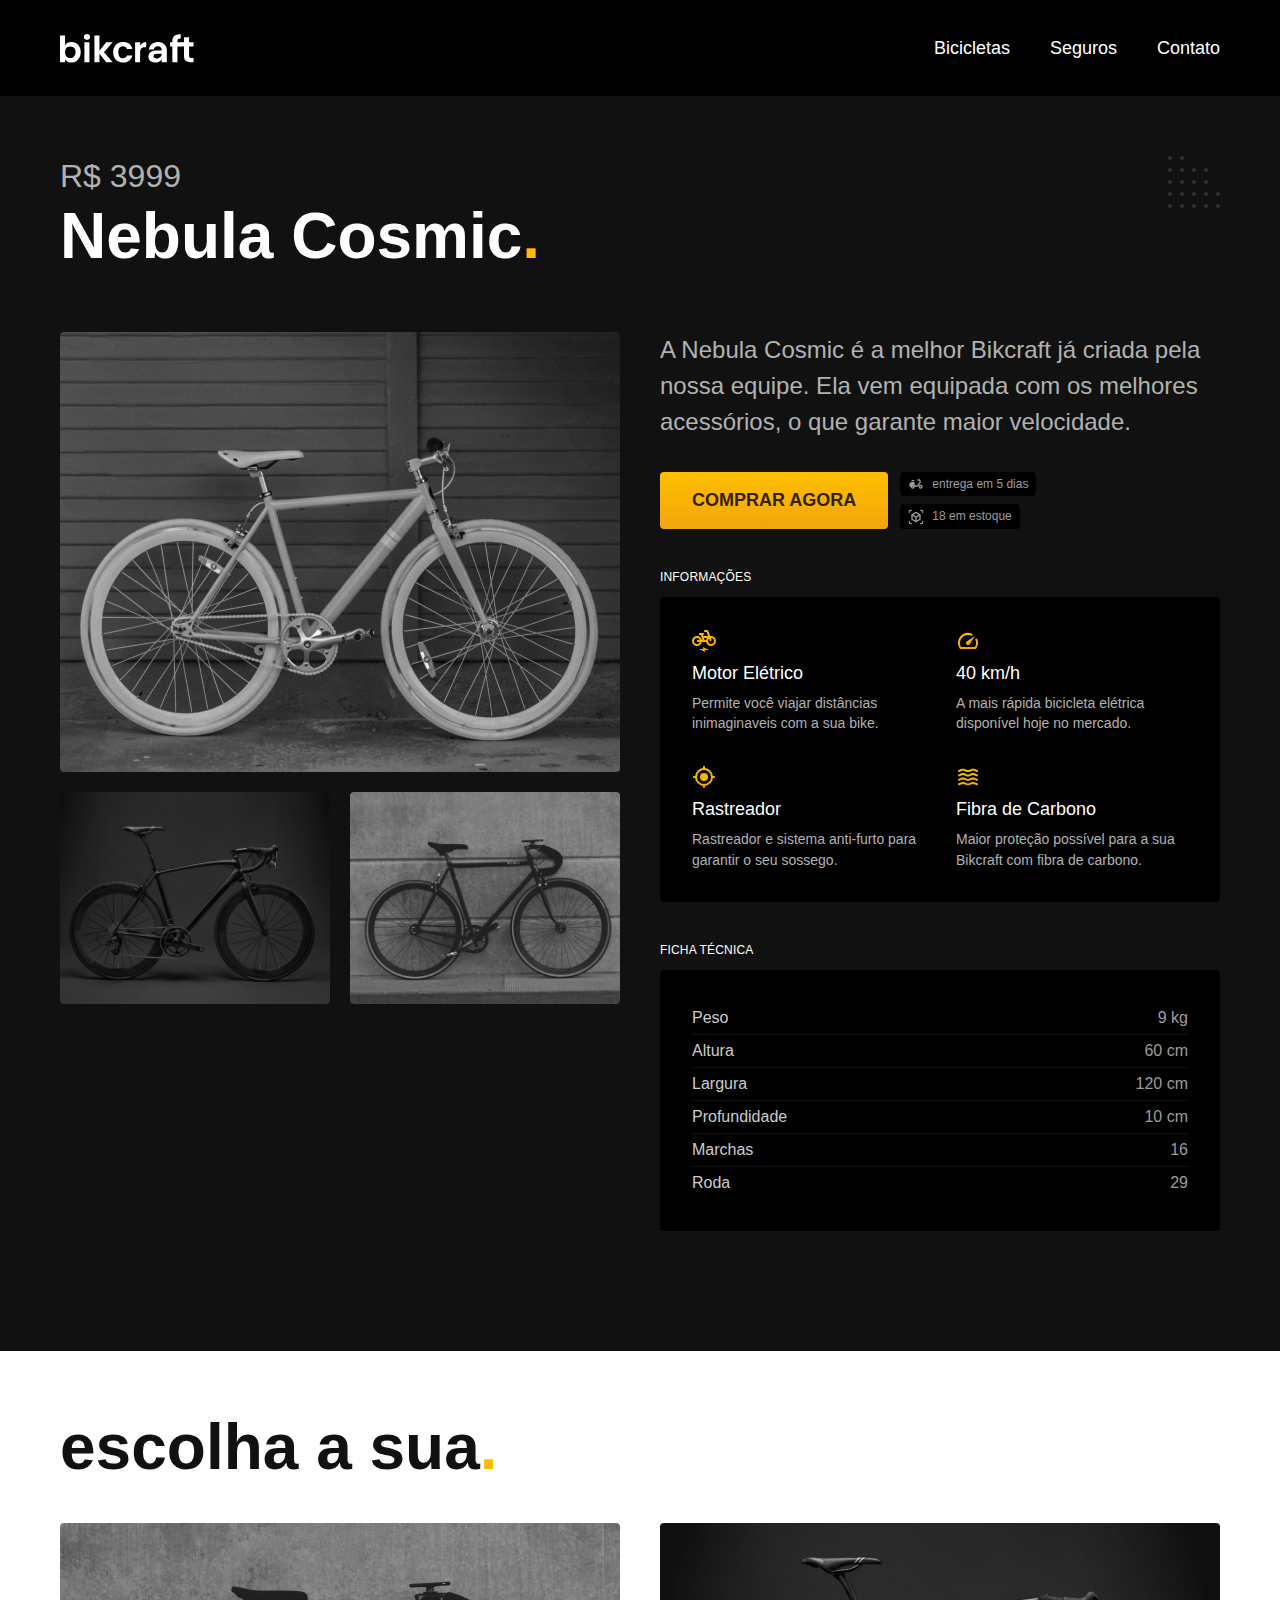
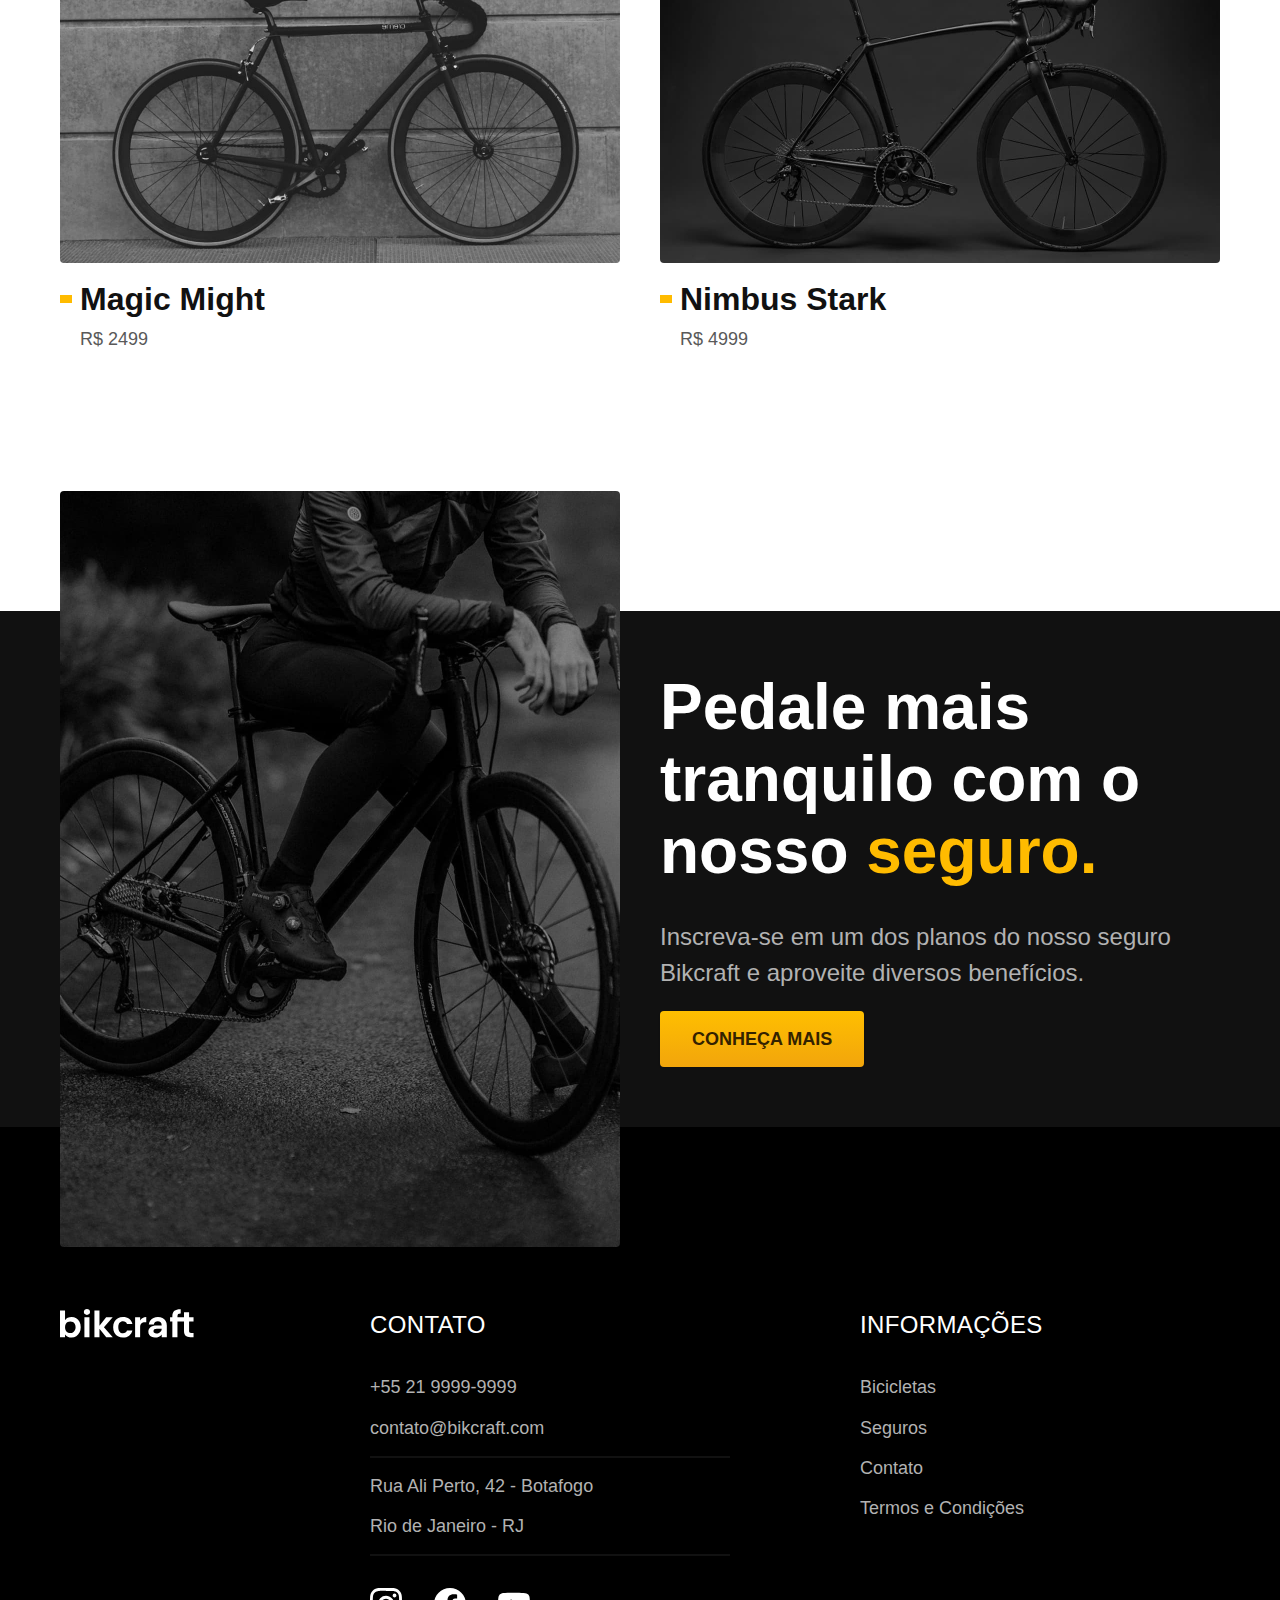
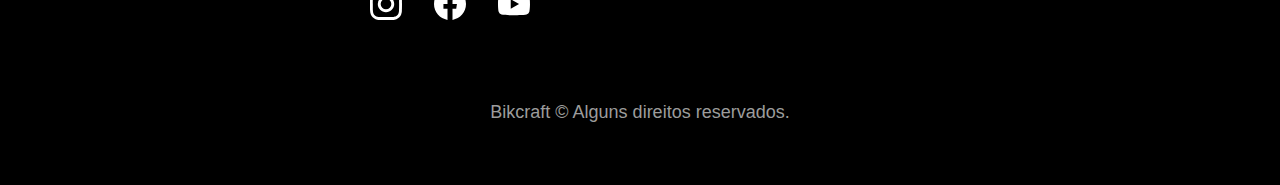
<file: bicicletas/nebula.html>
<!DOCTYPE html>
<html lang="pt-br">

<head>
  <meta charset="UTF-8">
  <meta name="viewport" content="width=device-width, initial-scale=1.0">

  <title>Nebula | Bikcraft</title>
  <meta name="description" content="Nebula.">

  <link rel="preload" href="../css/style.css" as="style">
  <link rel="stylesheet" href="../css/style.css">
</head>

<body id="bicicleta">
  <header class="header-bg">
    <div class="header container">
      <a href="../">
        <img src="../img/bikcraft.svg" alt="Bikcraft">
      </a>

      <nav aria-label="primaria">
        <ul class="header-menu font-1-m cor-0">
          <li><a href="../bicicletas.html">Bicicletas</a></li>
          <li><a href="../seguros.html">Seguros</a></li>
          <li><a href="../contato.html">Contato</a></li>
        </ul>
      </nav>
    </div>
  </header>

  <main class="titulo-bg">
    <div>
      <div class="titulo container">
        <p class="font-2-xl cor-5">R$ 3999</p>
        <h1 class="font-1-xxl cor-0">Nebula Cosmic<span class="cor-p1">.</span></h1>
      </div>
    </div>
    <div class="bicicleta container">
      <div class="bicicleta-imagens">
        <img src="../img/bicicleta/nimbus3.jpg" alt="">
        <img src="../img/bicicleta/nimbus1.jpg" alt="">
        <img src="../img/bicicleta/nimbus2.jpg" alt="">
      </div>
      <div class="bicicleta-conteudo">
        <p class="font-2-l cor-5">A Nebula Cosmic é a melhor Bikcraft já criada pela nossa equipe. Ela vem equipada com os melhores acessórios, o que garante maior velocidade.</p>
        <div class="bicicleta-comprar">
          <a class="botao" href="../orcamento.html">Comprar Agora</a>
          <span class="font-1-xs cor-6"><img src="../img/icones/entrega.svg" alt=""> entrega em 5 dias</span>
          <span class="font-1-xs cor-6"><img src="../img/icones/estoque.svg" alt=""> 18 em estoque</span>
        </div>

        <h2 class="font-1-xs cor-0">Informações</h2>
        <ul class="bicicleta-informacoes">
          <li>
            <img src="../img/icones/eletrica.svg" alt="">
            <h3 class="font-1-m cor-0">Motor Elétrico</h3>
            <p class="font-2-xs cor-5">Permite você viajar distâncias inimaginaveis com a sua bike.</p>
          </li>
          <li>
            <img src="../img/icones/velocidade.svg" alt="">
            <h3 class="font-1-m cor-0">40 km/h</h3>
            <p class="font-2-xs cor-5">A mais rápida bicicleta elétrica disponível hoje no mercado.</p>
          </li>
          <li>
            <img src="../img/icones/rastreador.svg" alt="">
            <h3 class="font-1-m cor-0">Rastreador</h3>
            <p class="font-2-xs cor-5">Rastreador e sistema anti-furto para garantir o seu sossego.</p>
          </li>
          <li>
            <img src="../img/icones/carbono.svg" alt="">
            <h3 class="font-1-m cor-0">Fibra de Carbono</h3>
            <p class="font-2-xs cor-5">Maior proteção possível para a sua Bikcraft com fibra de carbono.</p>
          </li>
        </ul>
        <h2 class="font-1-xs cor-0">Ficha Técnica</h2>
        <ul class="bicicleta-ficha font-2-s cor-4">
          <li>Peso <span>9 kg</span></li>
          <li>Altura <span>60 cm</span></li>
          <li>Largura <span>120 cm</span></li>
          <li>Profundidade <span>10 cm</span></li>
          <li>Marchas <span>16</span></li>
          <li>Roda <span>29</span></li>
        </ul>
      </div>
    </div>
  </main>

  <article class="bicicletas-lista container">
    <h2 class="font-1-xxl">escolha a sua<span class="cor-p1">.</span></h2>

    <ul>
      <li>
        <a href="./magic.html">
          <img src="../img/bicicletas/magic.jpg" alt="Bicicleta preta">
          <h3 class="font-1-xl">Magic Might</h3>
          <span class="font-2-m cor-8">R$ 2499</span>
        </a>
      </li>
      <li>
        <a href="./nimbus.html">
          <img src="../img/bicicletas/nimbus.jpg" alt="Bicicleta preta">
          <h3 class="font-1-xl">Nimbus Stark</h3>
          <span class="font-2-m cor-8">R$ 4999</span>
        </a>
      </li>
    </ul>
  </article>

  <article class="seguro-bg">
    <div class="seguro container">
      <div class="seguro-imagem">
        <img src="../img/fotos/seguros.jpg" alt="Pessoa parada em cima de uma bicicleta.">
      </div>
      <div class="seguro-conteudo">
        <h2 class="font-1-xxl cor-0">Pedale mais tranquilo com o nosso <span class="cor-p1">seguro.</span></h2>
        <p class="font-2-l cor-5">Inscreva-se em um dos planos do nosso seguro Bikcraft e aproveite diversos benefícios.</p>
        <a class="botao" href="../seguros.html">Conheça Mais</a>
      </div>
    </div>
  </article>

  <footer class="footer-bg">
    <div class="footer container">
      <img src="../img/bikcraft.svg" alt="Bikcraft">
      <div class="footer-contato">
        <h3 class="font-2-l-b cor-0">Contato</h3>
        <ul class="font-2-m cor-5">
          <li><a href="tel:+552199999999">+55 21 9999-9999</a></li>
          <li><a href="mailto:contato@bikcraft.com">contato@bikcraft.com</a></li>
          <li>Rua Ali Perto, 42 - Botafogo</li>
          <li>Rio de Janeiro - RJ</li>
        </ul>
        <div class="footer-redes">
          <a href="../">
            <img src="../img/redes/instagram.svg" alt="Instagram">
          </a>
          <a href="../">
            <img src="../img/redes/facebook.svg" alt="Facebook">
          </a>
          <a href="../">
            <img src="../img/redes/youtube.svg" alt="Youtube">
          </a>
        </div>
      </div>
      <div class="footer-informacoes">
        <h3 class="font-2-l-b cor-0">Informações</h3>
        <nav>
          <ul class="font-1-m cor-5">
            <li><a href="../bicicletas.html">Bicicletas</a></li>
            <li><a href="../seguros.html">Seguros</a></li>
            <li><a href="../contato.html">Contato</a></li>
            <li><a href="../termos.html">Termos e Condições</a></li>
          </ul>
        </nav>
      </div>
      <p class="footer-copy font-2-m cor-6">Bikcraft © Alguns direitos reservados.</p>
    </div>
  </footer>
</body>

</html>
</file>
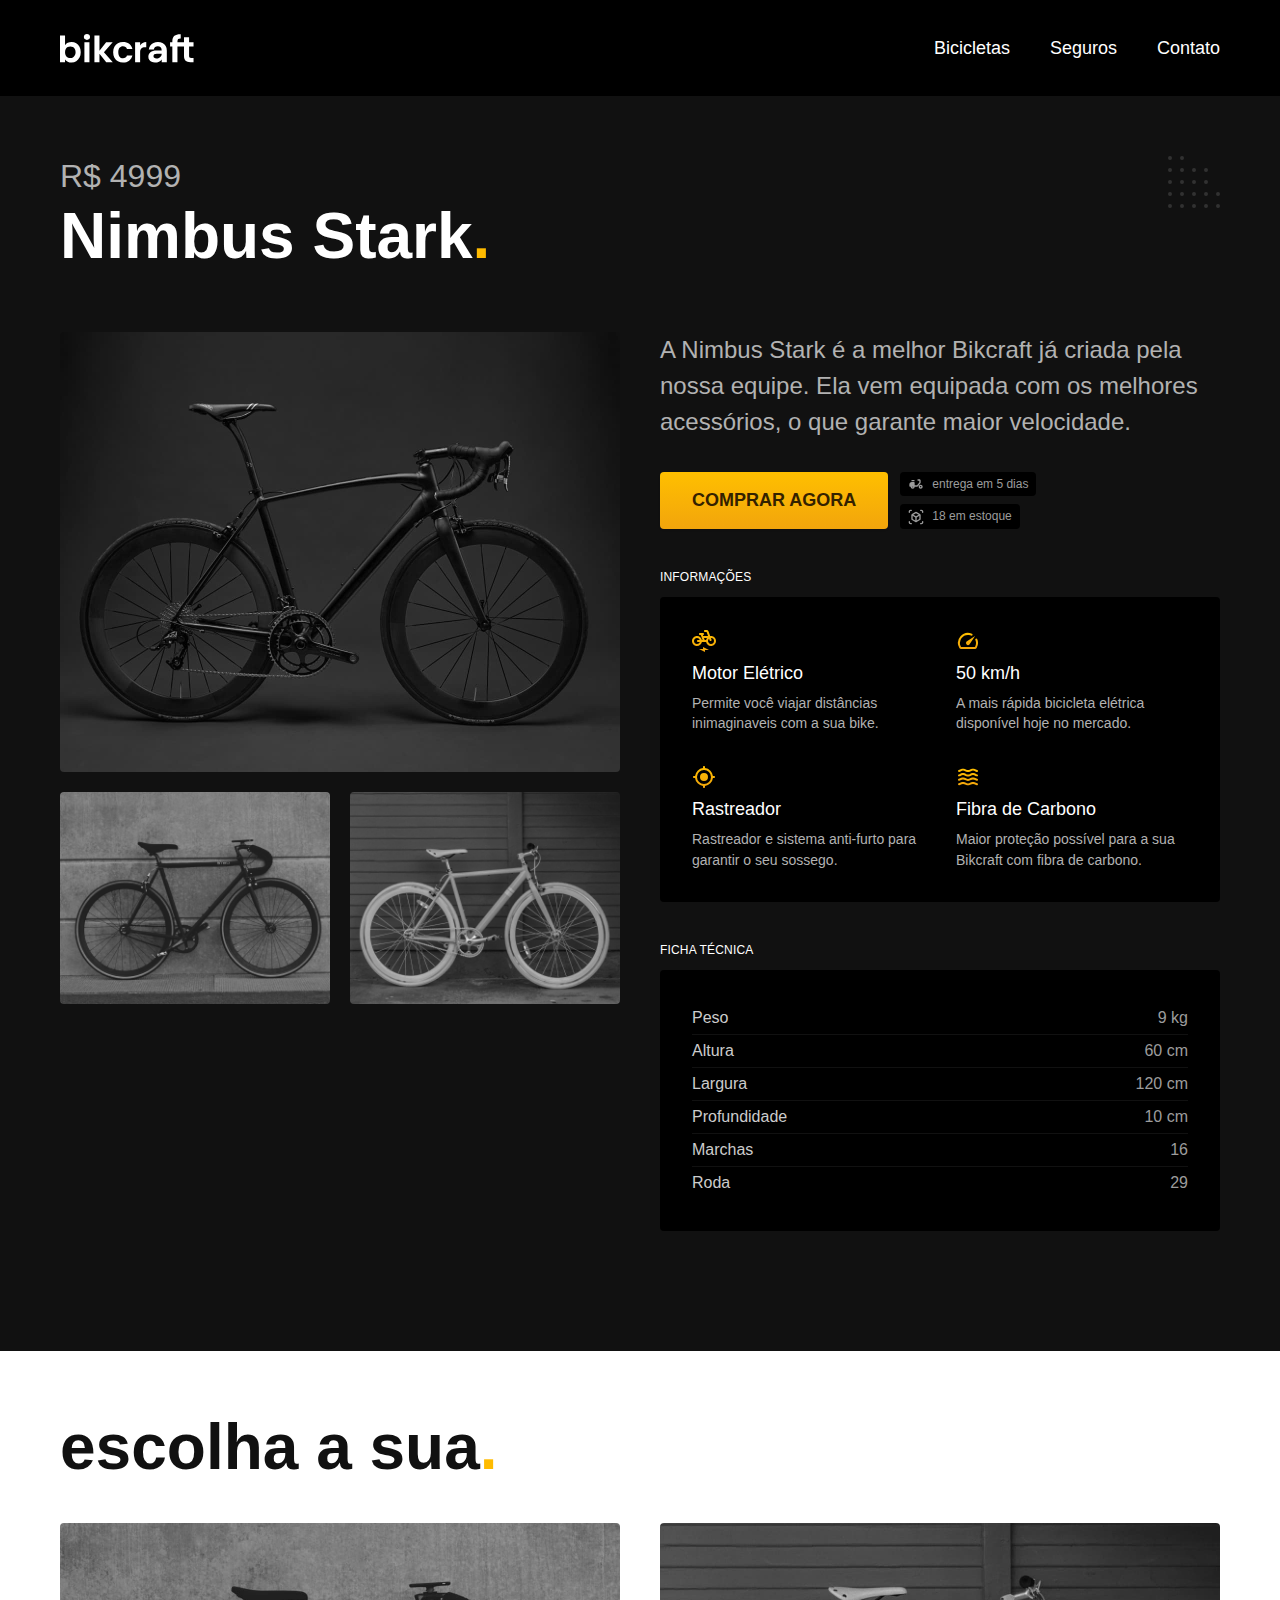
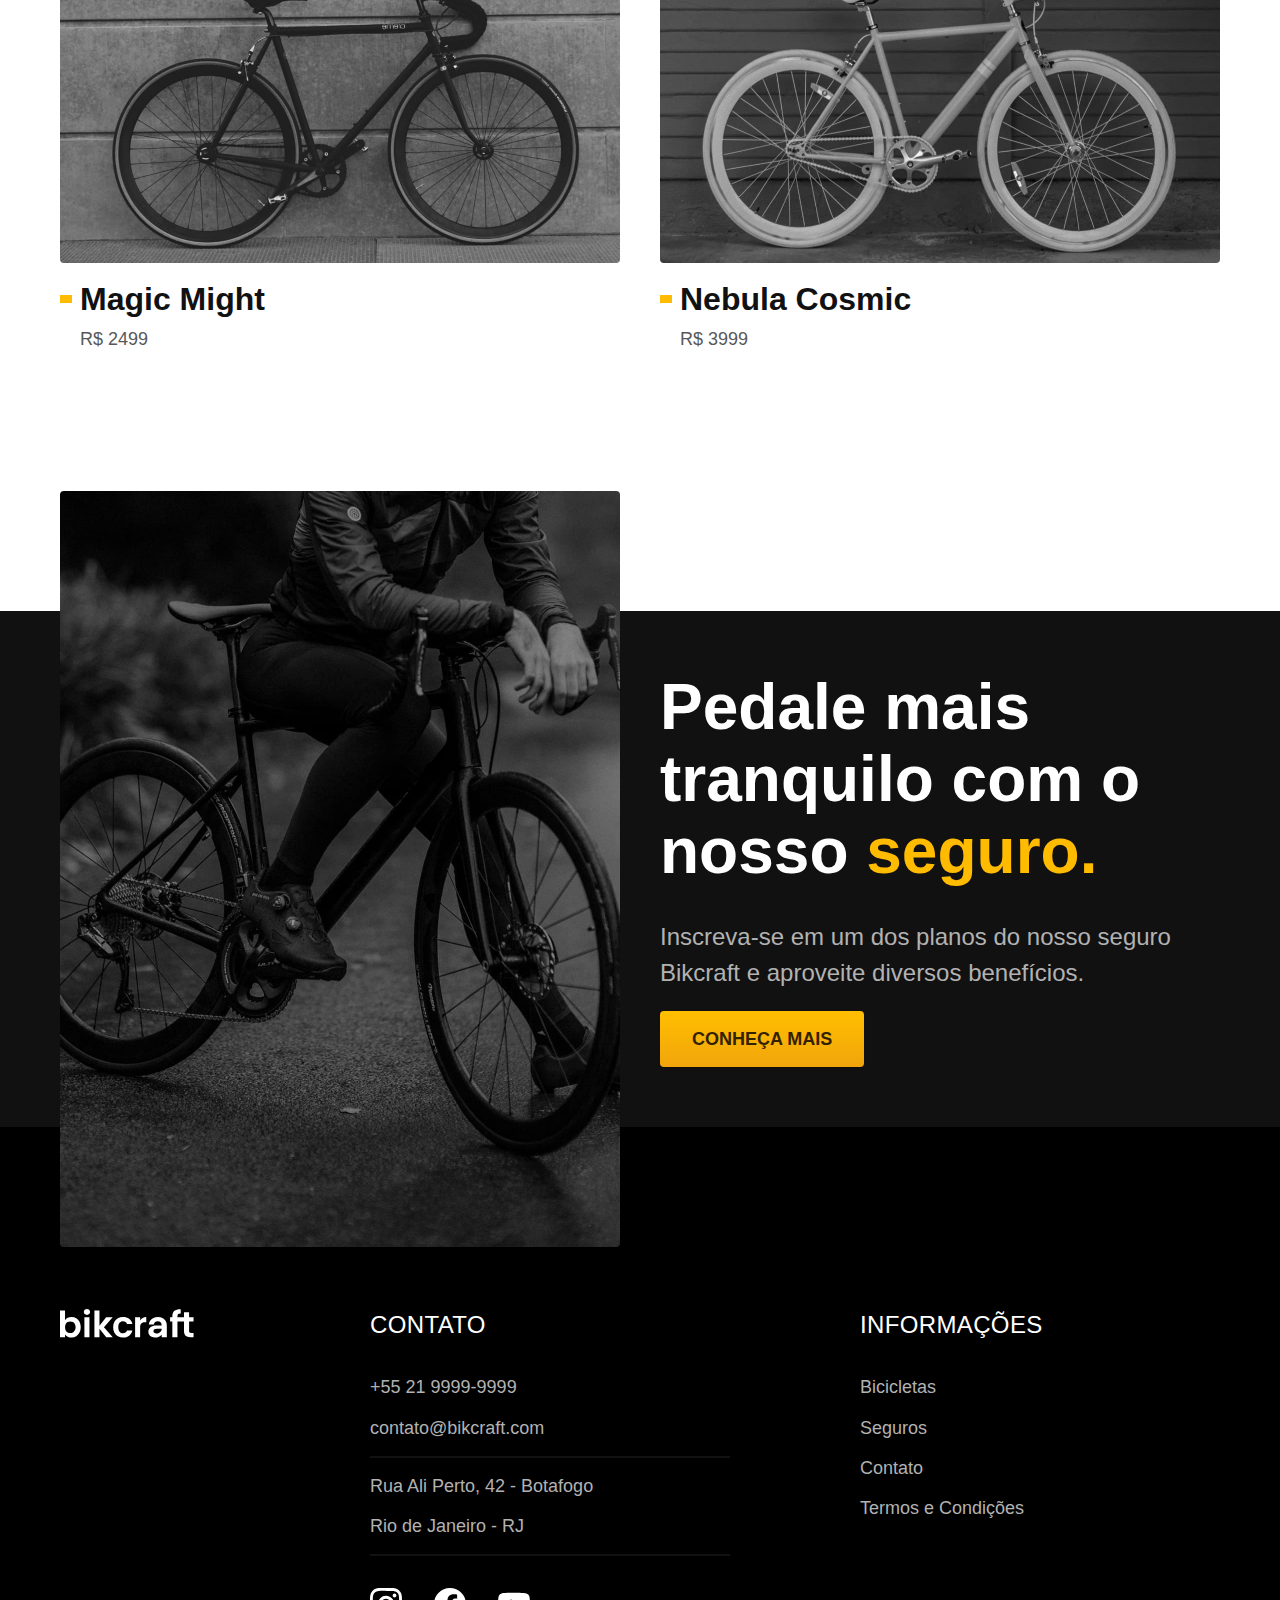
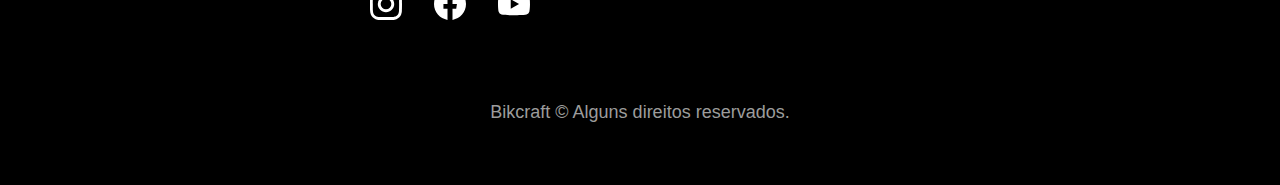
<file: bicicletas/nimbus.html>
<!DOCTYPE html>
<html lang="pt-br">

<head>
  <meta charset="UTF-8">
  <meta name="viewport" content="width=device-width, initial-scale=1.0">

  <title>Nimbus | Bikcraft</title>
  <meta name="description" content="Nimbus.">

  <link rel="preload" href="../css/style.css" as="style">
  <link rel="stylesheet" href="../css/style.css">
</head>

<body id="bicicleta">
  <header class="header-bg">
    <div class="header container">
      <a href="../">
        <img src="../img/bikcraft.svg" alt="Bikcraft">
      </a>

      <nav aria-label="primaria">
        <ul class="header-menu font-1-m cor-0">
          <li><a href="../bicicletas.html">Bicicletas</a></li>
          <li><a href="../seguros.html">Seguros</a></li>
          <li><a href="../contato.html">Contato</a></li>
        </ul>
      </nav>
    </div>
  </header>

  <main class="titulo-bg">
    <div>
      <div class="titulo container">
        <p class="font-2-xl cor-5">R$ 4999</p>
        <h1 class="font-1-xxl cor-0">Nimbus Stark<span class="cor-p1">.</span></h1>
      </div>
    </div>
    <div class="bicicleta container">
      <div class="bicicleta-imagens">
        <img src="../img/bicicleta/nimbus1.jpg" alt="">
        <img src="../img/bicicleta/nimbus2.jpg" alt="">
        <img src="../img/bicicleta/nimbus3.jpg" alt="">
      </div>
      <div class="bicicleta-conteudo">
        <p class="font-2-l cor-5">A Nimbus Stark é a melhor Bikcraft já criada pela nossa equipe. Ela vem equipada com os melhores acessórios, o que garante maior velocidade.</p>
        <div class="bicicleta-comprar">
          <a class="botao" href="../orcamento.html">Comprar Agora</a>
          <span class="font-1-xs cor-6"><img src="../img/icones/entrega.svg" alt=""> entrega em 5 dias</span>
          <span class="font-1-xs cor-6"><img src="../img/icones/estoque.svg" alt=""> 18 em estoque</span>
        </div>

        <h2 class="font-1-xs cor-0">Informações</h2>
        <ul class="bicicleta-informacoes">
          <li>
            <img src="../img/icones/eletrica.svg" alt="">
            <h3 class="font-1-m cor-0">Motor Elétrico</h3>
            <p class="font-2-xs cor-5">Permite você viajar distâncias inimaginaveis com a sua bike.</p>
          </li>
          <li>
            <img src="../img/icones/velocidade.svg" alt="">
            <h3 class="font-1-m cor-0">50 km/h</h3>
            <p class="font-2-xs cor-5">A mais rápida bicicleta elétrica disponível hoje no mercado.</p>
          </li>
          <li>
            <img src="../img/icones/rastreador.svg" alt="">
            <h3 class="font-1-m cor-0">Rastreador</h3>
            <p class="font-2-xs cor-5">Rastreador e sistema anti-furto para garantir o seu sossego.</p>
          </li>
          <li>
            <img src="../img/icones/carbono.svg" alt="">
            <h3 class="font-1-m cor-0">Fibra de Carbono</h3>
            <p class="font-2-xs cor-5">Maior proteção possível para a sua Bikcraft com fibra de carbono.</p>
          </li>
        </ul>
        <h2 class="font-1-xs cor-0">Ficha Técnica</h2>
        <ul class="bicicleta-ficha font-2-s cor-4">
          <li>Peso <span>9 kg</span></li>
          <li>Altura <span>60 cm</span></li>
          <li>Largura <span>120 cm</span></li>
          <li>Profundidade <span>10 cm</span></li>
          <li>Marchas <span>16</span></li>
          <li>Roda <span>29</span></li>
        </ul>
      </div>
    </div>
  </main>

  <article class="bicicletas-lista container">
    <h2 class="font-1-xxl">escolha a sua<span class="cor-p1">.</span></h2>

    <ul>
      <li>
        <a href="./magic.html">
          <img src="../img/bicicletas/magic.jpg" alt="Bicicleta preta">
          <h3 class="font-1-xl">Magic Might</h3>
          <span class="font-2-m cor-8">R$ 2499</span>
        </a>
      </li>
      <li>
        <a href="./nebula.html">
          <img src="../img/bicicletas/nebula.jpg" alt="Bicicleta preta">
          <h3 class="font-1-xl">Nebula Cosmic</h3>
          <span class="font-2-m cor-8">R$ 3999</span>
        </a>
      </li>
    </ul>
  </article>

  <article class="seguro-bg">
    <div class="seguro container">
      <div class="seguro-imagem">
        <img src="../img/fotos/seguros.jpg" alt="Pessoa parada em cima de uma bicicleta.">
      </div>
      <div class="seguro-conteudo">
        <h2 class="font-1-xxl cor-0">Pedale mais tranquilo com o nosso <span class="cor-p1">seguro.</span></h2>
        <p class="font-2-l cor-5">Inscreva-se em um dos planos do nosso seguro Bikcraft e aproveite diversos benefícios.</p>
        <a class="botao" href="../seguros.html">Conheça Mais</a>
      </div>
    </div>
  </article>

  <footer class="footer-bg">
    <div class="footer container">
      <img src="../img/bikcraft.svg" alt="Bikcraft">
      <div class="footer-contato">
        <h3 class="font-2-l-b cor-0">Contato</h3>
        <ul class="font-2-m cor-5">
          <li><a href="tel:+552199999999">+55 21 9999-9999</a></li>
          <li><a href="mailto:contato@bikcraft.com">contato@bikcraft.com</a></li>
          <li>Rua Ali Perto, 42 - Botafogo</li>
          <li>Rio de Janeiro - RJ</li>
        </ul>
        <div class="footer-redes">
          <a href="../">
            <img src="../img/redes/instagram.svg" alt="Instagram">
          </a>
          <a href="../">
            <img src="../img/redes/facebook.svg" alt="Facebook">
          </a>
          <a href="../">
            <img src="../img/redes/youtube.svg" alt="Youtube">
          </a>
        </div>
      </div>
      <div class="footer-informacoes">
        <h3 class="font-2-l-b cor-0">Informações</h3>
        <nav>
          <ul class="font-1-m cor-5">
            <li><a href="../bicicletas.html">Bicicletas</a></li>
            <li><a href="../seguros.html">Seguros</a></li>
            <li><a href="../contato.html">Contato</a></li>
            <li><a href="../termos.html">Termos e Condições</a></li>
          </ul>
        </nav>
      </div>
      <p class="footer-copy font-2-m cor-6">Bikcraft © Alguns direitos reservados.</p>
    </div>
  </footer>
</body>

</html>
</file>
<file: css/style.css>
@import "./global/global.css";
@import "./utilidades/tipografia.css";
@import "./utilidades/cores.css";

@import "./global/header.css";
@import "./global/footer.css";

/* Utilidades */
@import "./utilidades/componentes.css";
@import "./utilidades/formulario.css";

/* Home */
@import "./home/introducao.css";
@import "./home/tecnologia.css";
@import "./home/parceiros.css";
@import "./home/depoimento.css";

/* Bicicletas */
@import "./bicicletas/bicicletas-lista.css";
@import "./bicicletas/bicicletas.css";

/* Bicicleta */
@import "./bicicleta/bicicleta.css";
@import "./bicicleta/seguro.css";

/* Seguros */
@import "./seguros/seguros.css";
@import "./seguros/vantagens.css";
@import "./seguros/perguntas.css";

/* Contato */
@import "./contato/contato.css";
@import "./contato/lojas.css";

/* Contato */
@import "./orcamento/orcamento.css";

/* Termos */
@import "./termos/termos.css";
</file>
